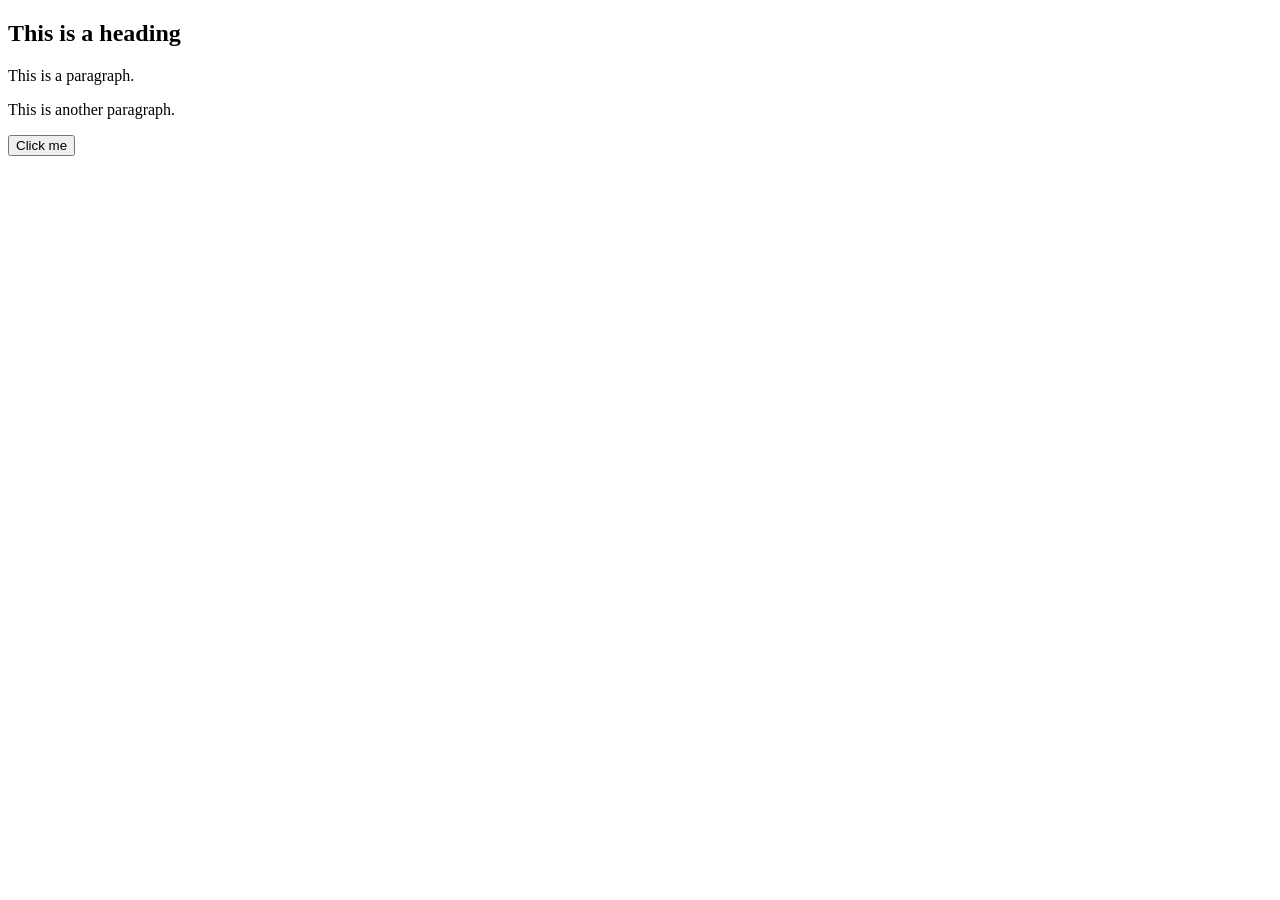
<file: src/main/resources/static/index.html>
<!DOCTYPE html>
<html xmlns:th="http://www.thymeleaf.org">
<head>
    <title>Home Page</title>
    <script src="https://code.jquery.com/jquery-3.7.1.js" integrity="sha256-eKhayi8LEQwp4NKxN+CfCh+3qOVUtJn3QNZ0TciWLP4=" crossorigin="anonymous"></script>
    <script>
        $(document).ready(function(){
          $("button").click();
          $("button").click(function(){
            $("#test").hide();
          });
        });
    </script>
</head>

<body>

<h2>This is a heading</h2>

<p>This is a paragraph.</p>
<p id="test">This is another paragraph.</p>

<button>Click me</button>

</body>
</html>
</file>
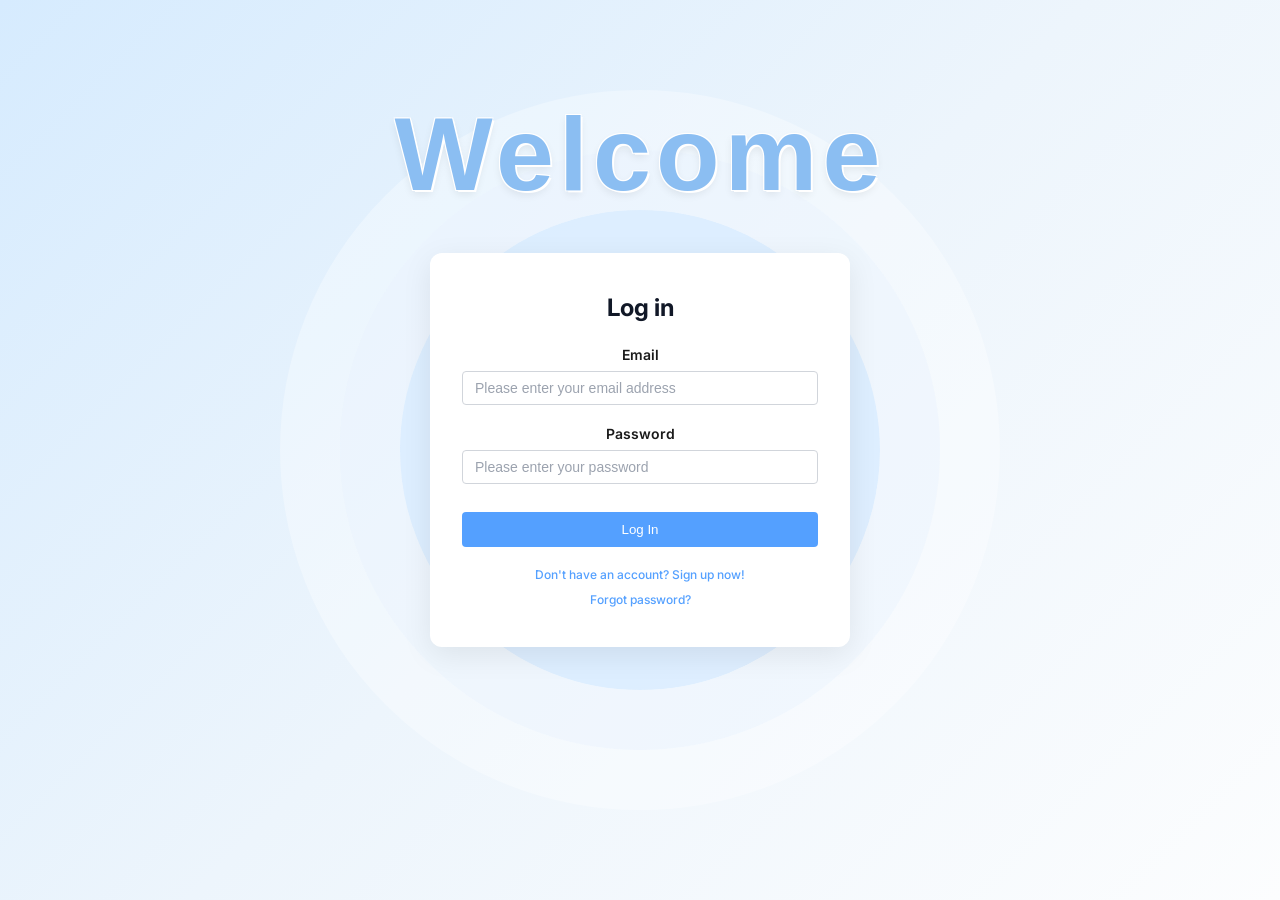
<file: src/main/resources/static/admin.html>
<!DOCTYPE html>
<html lang="en">
<head>
    <meta charset="UTF-8" />
    <meta name="viewport" content="width=device-width, initial-scale=1.0"/>
    <title>Admin Dashboard | SAS</title>
    <link rel="stylesheet" href="https://cdn.jsdelivr.net/npm/bootstrap@5.3.0/dist/css/bootstrap.min.css">
    <link rel="stylesheet" href="https://cdn.jsdelivr.net/npm/bootstrap-icons@1.11.0/font/bootstrap-icons.css">
    <link href="https://fonts.googleapis.com/css2?family=Plus+Jakarta+Sans:wght@400;500;600;700;800&display=swap" rel="stylesheet">
    <link rel="stylesheet" href="css/admin.css">
</head>
<body>
<div class="admin-container">

    <div class="sidebar" id="sidebar">
        <button id="toggle-sidebar" class="btn-toggle-custom" title="Toggle Sidebar"><i class="bi bi-chevron-left"></i></button>
        <div class="logo-area"><div class="logo-text"><i class="bi bi-shield-lock me-2"></i> <span>SAS Admin</span></div></div>

        <div class="nav-item mt-3">
            <button class="nav-btn expanded" id="btnSpecialistMgmt">
                <span class="icon"><i class="bi bi-people"></i></span>
                <span class="nav-text">Specialist Management</span>
                <span class="arrow"><i class="bi bi-chevron-left"></i></span>
            </button>
            <div class="submenu open" id="subSpecialistMgmt">
                <div class="submenu-item menu-clickable active" data-target="pageSpecialistStatus">Specialist Status Adjustment</div>
                <div class="submenu-item menu-clickable" data-target="pageSpecialistApproval">Specialist Information Approval</div>
            </div>
        </div>

        <div class="nav-item">
            <button class="nav-btn expanded" id="btnReview">
                <span class="icon"><i class="bi bi-card-checklist"></i></span>
                <span class="nav-text">Content Review</span>
                <span class="arrow"><i class="bi bi-chevron-left"></i></span>
            </button>
            <div class="submenu open" id="subReview">
                <div class="submenu-item menu-clickable" data-target="pageSpecialistReview" onclick="showReviewPage(event)">Specialist Information Review</div>
                <div class="submenu-item menu-clickable" data-target="pageEmpty">Community Post Review</div>
            </div>
        </div>

        <div class="nav-item">
            <button class="nav-btn menu-clickable" data-target="pageExpertise">
                <span class="icon"><i class="bi bi-award"></i></span>
                <span class="nav-text">Expertise Management</span>
            </button>
        </div>

        <div class="nav-item">
            <button class="nav-btn menu-clickable" data-target="pageReport">
                <span class="icon"><i class="bi bi-flag"></i></span>
                <span class="nav-text">Report</span>
            </button>
        </div>

        <div class="nav-item">
            <button class="nav-btn menu-clickable" data-target="pageEmpty">
                <span class="icon"><i class="bi bi-journal-code"></i></span>
                <span class="nav-text">System Log</span>
            </button>
        </div>
    </div>

    <div class="main-content" id="main-content">
        <div class="top-header">
            <div class="top-header-title">Admin Dashboard</div>
            <div class="user-profile">
                <div class="user-info"><div class="user-name">Dream</div><div class="user-role">Administrator</div></div>
                <img src="images/Xiaoxu.png" class="user-avatar" style="border-radius: 50%; object-fit: cover; width: 40px; height: 40px;">
                <div class="dropdown-menu">
                    <a href="#" class="dropdown-item"><i class="bi bi-person"></i> Personal Account</a>
                    <div class="dropdown-divider"></div>
                    <a href="login.html" class="dropdown-item text-danger" onclick="localStorage.clear();"><i class="bi bi-box-arrow-right"></i> Log out</a>
                </div>
            </div>
        </div>

        <div class="content-area">

            <div id="pageSpecialistStatus" class="admin-page specialist-page" style="display:block;">
                <div class="title">Specialist Status Adjustment</div>
                <div class="subtitle">Search, manage accounts, suspend or activate existing specialist profiles.</div>

                <div class="d-flex align-items-center gap-3 mb-4">
                    <div class="position-relative flex-grow-1">
                        <i class="bi bi-search position-absolute top-50 translate-middle-y text-muted" style="left: 20px; font-size: 1.1rem;"></i>
                        <input type="text" id="search-keyword" class="form-control form-control-lg rounded-pill shadow-sm" style="padding-left: 50px; border: 1px solid var(--border-color); font-size: 1rem;" placeholder="Search specialists by keyword...">
                    </div>
                    <button class="btn btn-primary rounded-pill px-5 fw-bold shadow-sm" style="background-color: var(--brand); height: 48px;" onclick="loadExistingSpecialists()">Search</button>
                </div>

                <div id="existing-list-body">
                    <div style="text-align: center; color: #94a3b8; padding: 40px;">Loading specialists...</div>
                </div>
            </div>

            <div id="pageSpecialistApproval" class="admin-page review-page" style="display:none;">
                <div class="title">Specialist Information Approval</div>
                <div class="subtitle">Applications awaiting administrator approval to join the platform.</div>
                <table class="review-table">
                    <thead>
                    <tr><th><input type="checkbox"></th><th>ID</th><th>Real Name</th><th>Domain</th><th>Hourly Fee</th><th>Action</th></tr>
                    </thead>
                    <tbody id="pending-list-body">
                    <tr><td colspan="6" style="text-align: center; color: #94a3b8; padding: 30px;">Loading...</td></tr>
                    </tbody>
                </table>
            </div>

            <div id="pageSpecialistReview" class="admin-page review-page" style="display:none;">
                <div class="title">Pending Profile Updates</div>
                <div class="subtitle">Review and approve profile modifications submitted by active specialists.</div>

                <table class="review-table" style="width: 100%; border-collapse: collapse; margin-top: 15px; background: white; border-radius: 8px; overflow: hidden; box-shadow: 0 1px 3px rgba(0,0,0,0.1); margin-bottom: 40px;">
                    <thead style="background-color: #f8fafc; color: #64748b; text-align: left; font-size: 0.875rem;">
                    <tr><th style="padding: 15px 20px;">Specialist Name</th><th style="padding: 15px 20px;">Requested Category</th><th style="padding: 15px 20px;">Requested Fee (Yuan)</th><th style="padding: 15px 20px; text-align: center;">Action</th></tr>
                    </thead>
                    <tbody id="update-review-list-body"></tbody>
                </table>


            </div>

            <div id="pageExpertise" class="admin-page" style="display:none;">
                <div class="title mb-1">Expertise Management</div>
                <div class="subtitle mb-4">Manage professional domains, tags, and category hierarchies.</div>

                <div class="bg-white rounded-4 p-4 shadow-sm border mb-4">
                    <div class="row g-3 align-items-end">
                        <div class="col-md-4">
                            <label class="form-label fw-bold text-dark mb-2" style="font-size: 14px;">Expertise Name</label>
                            <input type="text" id="new-exp-name" class="form-control shadow-none" style="border: 1px solid var(--border-color); border-radius: 8px; padding: 12px 16px; font-size: 14px;" placeholder="e.g. Artificial Intelligence">
                        </div>
                        <div class="col-md-6">
                            <label class="form-label fw-bold text-dark mb-2" style="font-size: 14px;">Description</label>
                            <input type="text" id="new-exp-desc" class="form-control shadow-none" style="border: 1px solid var(--border-color); border-radius: 8px; padding: 12px 16px; font-size: 14px;" placeholder="e.g. AI technology consulting services">
                        </div>
                        <div class="col-md-2">
                            <button class="btn btn-primary w-100 fw-bold shadow-sm" style="background-color: var(--brand); border-radius: 8px; padding: 12px 16px; font-size: 14px;" onclick="addExpertise()">+ Add Category</button>
                        </div>
                    </div>
                </div>

                <div class="bg-white rounded-4 p-4 shadow-sm border">
                    <table class="table table-borderless custom-table mb-0" style="width: 100%;">
                        <thead>
                        <tr><th width="10%">ID</th><th width="25%">NAME</th><th width="45%">DESCRIPTION</th><th width="20%" class="text-end">ACTION</th></tr>
                        </thead>
                        <tbody id="expertise-table-body">
                        <tr><td colspan="4" class="text-center text-muted py-5">Loading...</td></tr>
                        </tbody>
                    </table>
                </div>
            </div>

            <div id="pageReport" class="admin-page specialist-page" style="display:none;">
                <div class="d-flex justify-content-between align-items-center mb-4">
                    <div>
                        <div class="title mb-1">Report Management</div>
                        <div class="subtitle mb-0">Review user complaints, dismiss false reports, or ban violating specialists.</div>
                    </div>
                    <div class="btn-group bg-light p-1 rounded-pill shadow-sm" id="complaint-tabs">
                        <button class="btn btn-sm btn-primary text-white rounded-pill px-4 fw-bold" onclick="toggleComplaintTab('pending', this)">Pending</button>
                        <button class="btn btn-sm text-muted rounded-pill px-4 fw-bold" onclick="toggleComplaintTab('all', this)">All Records</button>
                    </div>
                </div>
                <div id="complaints-list-container"></div>
            </div>

            <div id="pageEmpty" class="admin-page empty-page" style="display:none; flex-direction:column; align-items:center; justify-content:center; min-height: 50vh;">
                <i class="bi bi-tools" style="font-size: 3rem; color: #cbd5e1; margin-bottom: 16px;"></i>
                <h3 style="color:#64748b;">Module Under Construction</h3>
                <p class="text-muted">This feature will be available in the next update.</p>
            </div>

        </div>
    </div>
</div>

<div id="modalOverlay" style="display: none; position: fixed; top: 0; left: 0; width: 100%; height: 100%; background: rgba(0,0,0,0.6); z-index: 9999; justify-content: center; align-items: center;">
    <div style="width: 650px; background: white; border-radius: 12px; padding: 24px; max-height: 90vh; overflow-y: auto; box-shadow: 0 10px 25px rgba(0,0,0,0.2); position: relative;">

        <div style="border-bottom: 1px solid #e2e8f0; padding-bottom: 15px; margin-bottom: 15px; display: flex; justify-content: space-between; align-items: center;">
            <h2 style="margin:0; font-size:1.5rem; color:#1e293b; font-weight: 800;"><i class="bi bi-file-diff me-2"></i> Modification Details</h2>
            <button onclick="closeAdminModal()" style="background: none; border: none; font-size: 1.8rem; cursor: pointer; color: #94a3b8; line-height: 1;">&times;</button>
        </div>

        <div id="modal-content" style="color:#64748b; font-size: 1rem;"></div>

        <div style="text-align: right; margin-top: 20px; border-top: 1px solid #e2e8f0; padding-top: 15px;">
            <button onclick="closeAdminModal()" style="background: #3b82f6; color: white; border: none; padding: 8px 24px; border-radius: 999px; font-weight: bold; cursor: pointer;">Close</button>
        </div>

    </div>
</div>


<script src="https://code.jquery.com/jquery-3.7.1.min.js"></script>
<script src="js/common.js"></script>
<script src="js/admin.js"></script>

</body>
</html>
</file>
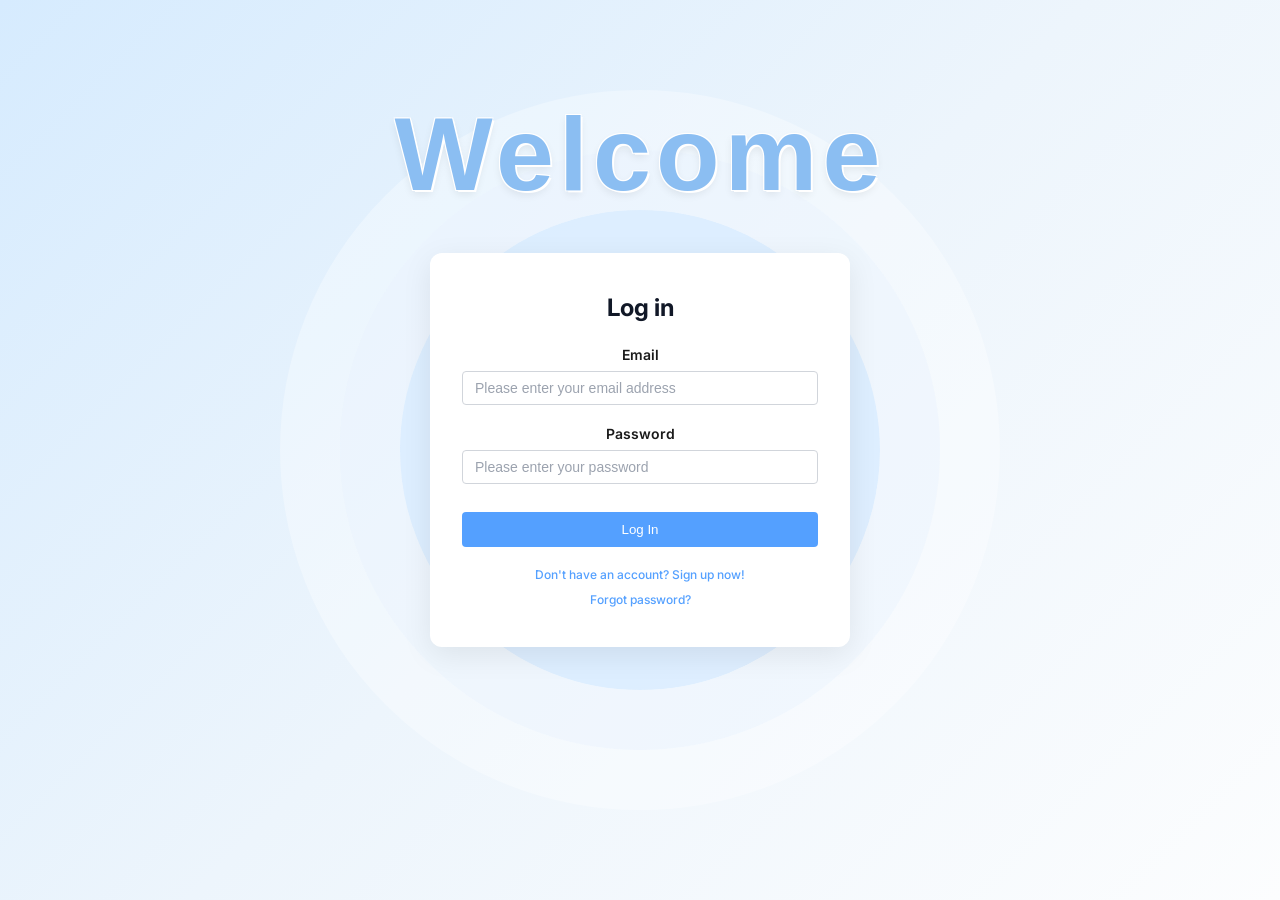
<file: src/main/resources/static/booking.html>
<!DOCTYPE html>
<html lang="en">
<head>
    <meta charset="UTF-8">
    <meta name="viewport" content="width=device-width, initial-scale=1.0">
    <title>ExpertConnect | Specialist Booking</title>

    <link href="https://cdn.jsdelivr.net/npm/bootstrap@5.3.0/dist/css/bootstrap.min.css" rel="stylesheet">
    <link rel="stylesheet" href="https://cdn.jsdelivr.net/npm/bootstrap-icons@1.11.0/font/bootstrap-icons.css">
    <link href="https://fonts.googleapis.com/css2?family=Plus+Jakarta+Sans:wght@400;600;700;800&display=swap" rel="stylesheet">
    <link rel="stylesheet" href="css/booking.css">
</head>
<body>

<nav class="navbar sticky-top">
    <div class="container">
        <a class="navbar-brand fw-800 d-flex align-items-center" href="javascript:void(0)" onclick="showPage('list-page')" style="color: var(--brand); font-size: 1.75rem; letter-spacing: 0.5px;">
            <i class="bi bi-intersect me-2" style="font-size: 2rem; margin-top: -2px;"></i>SAS
        </a>
        <div class="d-flex align-items-center gap-2">
            <button class="btn btn-outline-primary btn-sm rounded-pill px-3 fw-bold" onclick="handleProtectedView('user-orders-page')">My Bookings</button>
            <button class="btn btn-outline-join btn-sm rounded-pill px-3" onclick="showJoinUs()">Join Us</button>
            <button class="btn btn-outline-dark btn-sm rounded-pill px-3 fw-bold" onclick="showPage('list-page')">Expert Hall</button>

            <div class="user-profile-dropdown ms-2">
                <div class="profile-trigger d-flex align-items-center gap-2">
                    <span class="fw-bold small d-none d-md-block" id="current-user-display" style="color: var(--dark);">User</span>
                    <img id="nav-user-avatar" src="images/carrot.png" class="header-avatar">
                </div>
                <div class="dropdown-menu-custom">
                    <a href="javascript:void(0)" class="dropdown-item-custom" onclick="openChangePasswordModal()">
                        <i class="bi bi-key"></i> Change Password
                    </a>
                    <hr class="my-2 opacity-50">
                    <a href="javascript:void(0)" class="dropdown-item-custom text-danger" onclick="logout()">
                        <i class="bi bi-box-arrow-right"></i> Logout
                    </a>
                </div>
            </div>
        </div>
    </div>
</nav>

<div class="content-wrapper">
    <div id="list-page" class="page-view page-active">
        <div class="container">
            <div class="row g-5">
                <aside class="col-lg-3">
                    <div class="p-4 bg-white rounded-5 border shadow-sm position-sticky" style="top: 100px;">
                        <span class="fw-bold d-block mb-4 fs-5"><i class="bi bi-funnel-fill me-2 text-primary"></i>Quick Filter</span>

                        <div class="mb-3">
                            <label class="form-label small fw-bold text-muted text-uppercase">Keyword</label>
                            <input type="text" id="search-input" class="form-control rounded-4 bg-light border-0 p-3 shadow-none" placeholder="Search by name..." onkeypress="if(event.keyCode==13) handleSearch()">
                        </div>

                        <div class="mb-3">
                            <label class="form-label small fw-bold text-muted text-uppercase">Category</label>
                            <select id="search-category" class="form-select rounded-4 bg-light border-0 p-3 shadow-none fw-bold text-secondary">
                                <option value="">All Categories</option>
                            </select>
                        </div>

                        <div class="mb-4">
                            <label class="form-label small fw-bold text-muted text-uppercase">Expert Level</label>
                            <select id="search-level" class="form-select rounded-4 bg-light border-0 p-3 shadow-none fw-bold text-secondary">
                                <option value="">All Levels</option>
                            </select>
                        </div>

                        <button class="btn btn-primary w-100 rounded-pill py-3 fw-bold shadow-sm" onclick="handleSearch()">Search & Filter</button>
                    </div>
                </aside>
                <main class="col-lg-9">
                    <h1 class="fw-800 display-5 mb-5">Top Specialists</h1>
                    <div class="row g-4" id="expert-grid"></div>
                </main>
            </div>
        </div>
    </div>

    <div id="profile-page" class="page-view">
        <div class="container">
            <button class="btn rounded-pill mb-4 px-4 fw-bold shadow-sm" style="background-color: var(--brand-light); color: var(--brand); border: 2px solid var(--brand);" onclick="showPage('list-page')">
                <i class="bi bi-arrow-left"></i> Back to Search
            </button>
            <div class="row g-5">
                <div class="col-lg-8">
                    <div class="bg-white p-5 rounded-5 border shadow-sm mb-4">
                        <div class="d-flex align-items-center gap-4 mb-4">
                            <img id="pAvatar" src="" class="rounded-circle shadow-sm" width="120" height="120" style="object-fit: cover; border: 4px solid #f8f9fa;">
                            <div>
                                <span class="badge bg-primary-subtle text-primary rounded-pill px-3 py-2 mb-2 fw-bold" id="pLevel">--</span>
                                <h1 class="fw-800 display-5 mb-1" id="pName">--</h1>
                                <h4 class="text-muted fw-bold mb-0" id="pExpertise">--</h4>
                            </div>
                        </div>
                        <hr class="my-4">
                        <h4 class="fw-800 mb-3">About Me</h4>
                        <p class="text-muted mb-4" style="line-height: 1.8; font-size: 1.1rem;" id="pBio">Loading...</p>
                    </div>
                </div>
                <div class="col-lg-4">
                    <div class="bg-white p-4 rounded-5 border shadow-sm position-sticky" style="top: 100px;">
                        <h4 class="fw-800 mb-2">Consultation Fee</h4>
                        <div class="d-flex align-baseline mb-4">
                            <h2 class="fw-900 text-primary mb-0 me-1" id="pRate">$0</h2>
                            <span class="text-muted fw-bold"></span>
                        </div>
                        <button class="btn btn-dark w-100 rounded-pill py-3 fw-bold fs-5 shadow-sm" onclick="goToCalendar()">
                            Secure Booking
                        </button>
                    </div>
                </div>
            </div>
        </div>
    </div>

    <div id="calendar-page" class="page-view">
        <div class="container text-center">
            <button class="btn btn-outline-primary fw-bolder rounded-pill px-4 py-2 shadow-sm mb-4 mt-2"
                    onclick="showPage('profile-page')"
                    style="transition: all 0.3s cubic-bezier(0.175, 0.885, 0.32, 1.275);">
                <i class="bi bi-arrow-left-circle-fill me-2 fs-5 align-middle"></i>
                <span class="align-middle" style="letter-spacing: 0.5px;">BACK TO BIO</span>
            </button>
            <div class="calendar-card shadow-sm p-4 bg-white rounded-5 border">
                <h4 class="fw-800 mb-4">Select Date</h4>
                <div class="calendar-grid" id="calendar-body"></div>
            </div>
        </div>
    </div>

    <div id="timeslot-page" class="page-view">
        <div class="container text-center">
            <button class="btn btn-outline-primary fw-bolder rounded-pill px-4 py-2 shadow-sm mb-4 mt-2"
                    onclick="showPage('calendar-page')"
                    style="transition: all 0.3s cubic-bezier(0.175, 0.885, 0.32, 1.275);">
                <i class="bi bi-arrow-left-circle-fill me-2 fs-5 align-middle"></i>
                <span class="align-middle" style="letter-spacing: 0.5px;">BACK TO CALENDAR</span>
            </button>
            <h2 class="fw-800 mb-5">Slots for <span id="display-date" class="text-primary">--</span></h2>
            <div class="time-grid" id="slot-list"></div>
            <button class="btn btn-dark rounded-pill px-5 py-3 mt-5 fw-bold" id="confirm-btn" style="display:none;">Confirm Reservation</button>
        </div>
    </div>

    <div id="user-orders-page" class="page-view">
        <div class="container">
            <h2 class="fw-800 mb-5">My Booking History</h2>
            <div id="orders-list"></div>
        </div>
    </div>
</div>

<div class="modal fade" id="customerConfirmModal" tabindex="-1" data-bs-backdrop="static">
    <div class="modal-dialog modal-dialog-centered">
        <div class="modal-content rounded-4 border-0 p-4 shadow-lg" style="background: #ffffff; box-shadow: 0 25px 50px rgba(0,98,255,0.1) !important;">

            <div class="d-flex justify-content-between align-items-center mb-4 pb-3 border-bottom">
                <h4 class="fw-800 text-primary mb-0">Appointment Details</h4>
                <button type="button" class="btn btn-light btn-sm rounded-circle px-2" data-bs-dismiss="modal" title="Back">
                    <i class="bi bi-x-lg"></i>
                </button>
            </div>

            <div class="d-flex align-items-center gap-4 mb-4">
                <img id="confirm-avatar" src="" width="80" height="80" class="rounded-4 shadow-sm" style="object-fit: cover;">
                <div>
                    <h6 class="fw-bold mb-2">Specialist Name: <span id="confirm-spec-name" class="text-dark fw-900"></span></h6>
                    <small class="text-muted d-block mb-1">Profession: <span id="confirm-spec-prof" class="text-dark fw-bold"></span></small>
                    <small class="text-muted d-block mb-1">Date: <span id="confirm-date" class="text-dark fw-bold"></span></small>
                    <small class="text-muted d-block">Time: <span id="confirm-time" class="text-dark fw-bold"></span></small>
                </div>
            </div>

            <div class="form-floating mb-4">
                <textarea class="form-control bg-light border-0 rounded-3" id="booking-notes" style="height: 80px" placeholder="Leave a note..."></textarea>
                <label class="text-muted"><i class="bi bi-pencil-square me-1"></i>Notes for the specialist</label>
            </div>

            <div class="d-flex justify-content-between align-items-end mt-2 pt-3 border-top">
                <div>
                    <div class="text-muted small mb-1">Consulting fee (/hour): <span id="confirm-fee-rate"></span></div>
                    <div class="text-danger">
                        <span class="fw-bold small">Payment Amount: </span>
                        <span class="fw-900 fs-5" id="confirm-total-fee"></span>
                    </div>
                </div>
                <button class="btn text-white rounded-pill px-4 py-2 fw-bold shadow-sm" id="final-submit-booking-btn" style="background-color: #f97316; border: none;">
                    Confirm Booking
                </button>
            </div>

        </div>
    </div>
</div>



<div class="modal fade" id="reportModal" tabindex="-1">
    <div class="modal-dialog modal-dialog-centered">
        <div class="modal-content rounded-4 border-0 p-4 shadow-lg">
            <div class="d-flex justify-content-between align-items-center mb-4 pb-2 border-bottom">
                <h4 class="fw-800 text-danger mb-0"><i class="bi bi-shield-exclamation me-2"></i>Report Specialist</h4>
                <button type="button" class="btn-close" data-bs-dismiss="modal"></button>
            </div>

            <div class="bg-light p-3 rounded-3 mb-4">
                <p class="mb-1 small text-muted">Order ID: <span id="report-order-id" class="text-dark fw-bold">#--</span></p>
                <p class="mb-0 small text-muted">Specialist: <span id="report-spec-name" class="text-dark fw-bold">--</span></p>
            </div>

            <div class="mb-4">
                <label class="form-label fw-bold small text-muted"><i class="bi bi-pencil-square me-1"></i>Reason for reporting</label>
                <textarea class="form-control border-0 bg-light rounded-3" id="report-reason" rows="4" placeholder="Please describe the issue in detail..."></textarea>
            </div>

            <div class="d-flex gap-3">
                <button class="btn btn-light flex-grow-1 rounded-pill fw-bold" data-bs-dismiss="modal">Cancel</button>
                <button class="btn btn-danger flex-grow-1 rounded-pill fw-bold shadow-sm" id="submit-report-btn" onclick="submitFinalReport()">
                    Submit Report
                </button>
            </div>
        </div>
    </div>
</div>

<!-- Order Detail Modal -->
<div class="modal fade" id="orderDetailModal" tabindex="-1">
    <div class="modal-dialog modal-dialog-centered">
        <div class="modal-content rounded-4 border-0 p-4 shadow-lg">

            <!-- Modal Header -->
            <div class="d-flex justify-content-between align-items-center mb-4 pb-2 border-bottom">
                <h4 class="fw-800 text-primary mb-0"><i class="bi bi-receipt me-2"></i>Order Details</h4>
                <button type="button" class="btn-close" data-bs-dismiss="modal"></button>
            </div>

            <!-- Order ID and Status -->
            <div class="d-flex justify-content-between align-items-center mb-3">
                <span class="text-muted small">Order ID: <span id="detail-order-id" class="text-dark fw-bold"></span></span>
                <span id="detail-status" class="badge rounded-pill px-3 py-2 fw-bold shadow-sm"></span>
            </div>

            <!-- Specialist Info Card -->
            <div class="bg-light p-3 rounded-3 mb-4 d-flex align-items-center gap-3 border">
                <img id="detail-avatar" src="" width="60" height="60" class="rounded-circle shadow-sm" style="object-fit: cover; border: 2px solid #0d6efd;">
                <div>
                    <h6 id="detail-spec-name" class="fw-800 mb-1 text-dark">--</h6>
                    <div id="detail-spec-prof" class="text-muted small">Expert Service</div>
                </div>
            </div>

            <!-- Time and Fee Details -->
            <div class="mb-4 px-2">
                <div class="d-flex justify-content-between mb-2 small">
                    <span class="text-muted"><i class="bi bi-calendar-event me-2"></i>Date</span>
                    <span id="detail-date" class="fw-bold text-dark">--</span>
                </div>
                <div class="d-flex justify-content-between mb-2 small">
                    <span class="text-muted"><i class="bi bi-clock me-2"></i>Time</span>
                    <span id="detail-time" class="fw-bold text-dark">--</span>
                </div>
                <div class="d-flex justify-content-between pt-3 mt-3 border-top">
                    <span class="text-muted fw-bold">Total Fee</span>
                    <span id="detail-total-fee" class="fw-900 text-primary fs-5">--</span>
                </div>
            </div>

            <!-- User Notes -->
            <div class="mb-4">
                <label class="form-label fw-bold small text-muted"><i class="bi bi-chat-left-text me-1"></i>Your Notes</label>
                <div id="detail-notes" class="p-3 bg-light rounded-3 text-secondary small fst-italic border" style="min-height: 80px;"></div>
            </div>

            <!-- Footer Close Button -->
            <button class="btn btn-dark w-100 rounded-pill py-3 fw-bold shadow-sm" data-bs-dismiss="modal">Close</button>
        </div>
    </div>
</div>

<script src="https://code.jquery.com/jquery-3.7.1.min.js"></script>
<script src="https://cdn.jsdelivr.net/npm/bootstrap@5.3.0/dist/js/bootstrap.bundle.min.js"></script>
<script src="js/common.js"></script>
<script src="js/booking.js"></script>

</body>
</html>
</file>
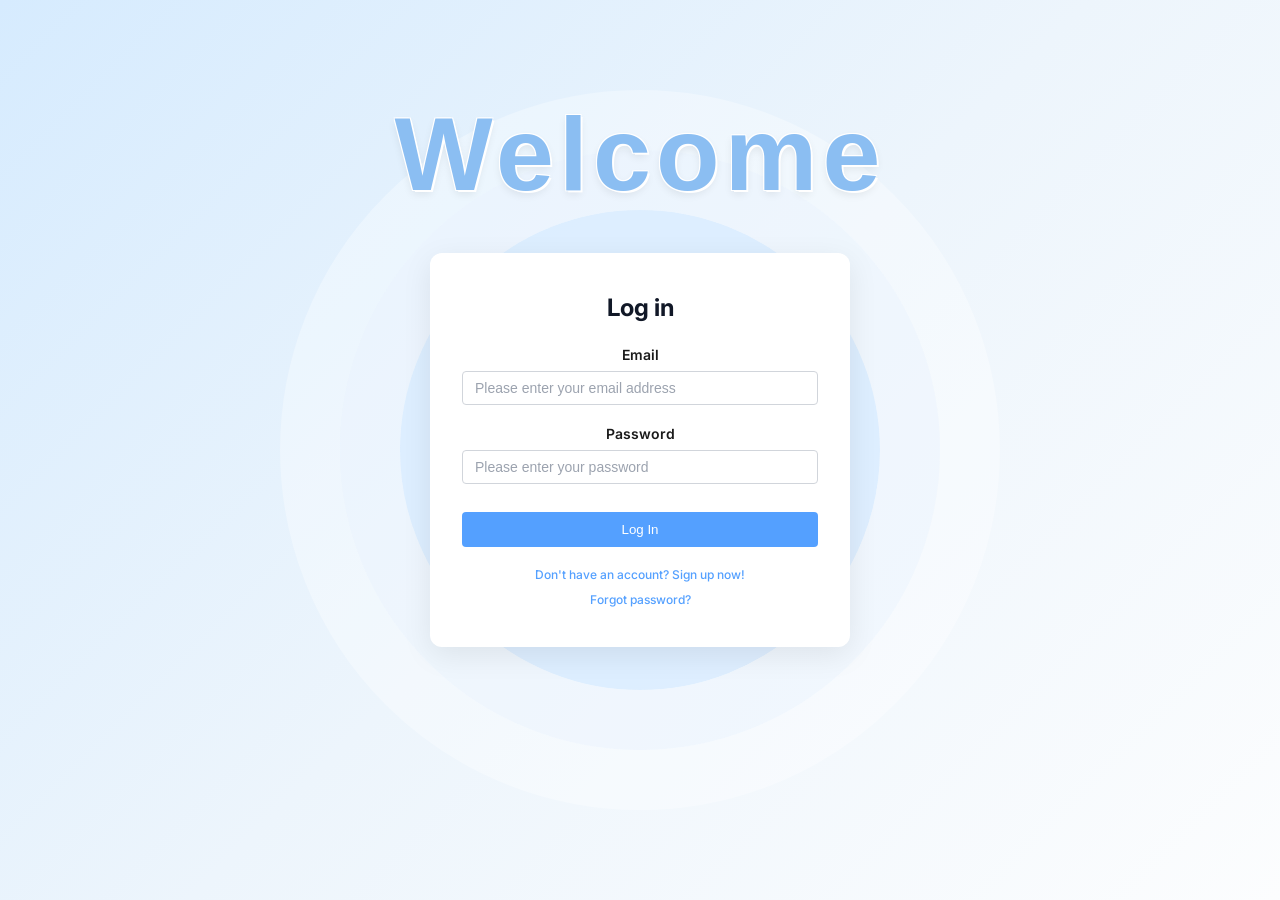
<file: src/main/resources/static/expert_apply.html>
<!DOCTYPE html>
<html lang="en">
<head>
    <meta charset="UTF-8">
    <meta name="viewport" content="width=device-width, initial-scale=1.0">
    <title>Expert Booking System - Expert Apply</title>
    <link href="https://fonts.googleapis.com/css2?family=Inter:wght@400;500;600;700&display=swap" rel="stylesheet">
    <link rel="stylesheet" href="css/common.css">
    <link rel="stylesheet" href="css/expert_apply.css">
</head>
<body style="background: white;">

<div id="app">
    <div class="expert-bg-frame"></div>

    <div class="expert-page-wrapper fade-in">
        <button id="go-back" class="back-btn"><span style="margin-right: 4px;">←</span> Back</button>

        <div class="expert-card">

            <h2 style="font-size: 1.25rem; font-weight: bold; color: #1f2937; margin-bottom: 1.5rem; padding-bottom: 1rem; border-bottom: 1px solid #f3f4f6;">Entry of specialist information</h2>

            <div id="status-banner" style="display: none; padding: 15px; border-radius: 8px; margin-bottom: 20px; font-weight: bold; font-size: 0.9rem;"></div>
            <form id="expertForm">
                <div class="form-group">
                    <label class="form-label-left">Name <span class="req-star">*</span></label>
                    <input type="text" id="exp-name" class="figma-input" placeholder="Please enter the name of the specialist." required>
                </div>

                <div class="form-group">
                    <label class="form-label-left">Profession field <span class="req-star">*</span></label>
                    <select id="exp-domain-select" class="figma-input" style="color: #6b7280; background: white;" required>
                        <option value="" disabled selected>Loading professional fields...</option>
                        <option value="other">Other (自定义新专业)...</option>
                    </select>
                    <input type="text" id="exp-domain-input" class="figma-input" style="display: none; margin-top: 0.5rem;" placeholder="Please specify your profession field">
                </div>
                <div class="form-group">
                    <label class="form-label-left">Experience/Level <span class="req-star">*</span></label>
                    <select id="exp-level" class="figma-input" style="color: #6b7280; background: white;" required>
                        <option value="" disabled selected>Please select your level.</option>
                        <option value="JUNIOR" style="color: #1f2937;">JUNIOR</option>
                        <option value="SENIOR" style="color: #1f2937;">SENIOR</option>
                        <option value="EXPERT" style="color: #1f2937;">EXPERT</option>
                    </select>
                </div>

                <div class="form-group">
                    <label class="form-label-left">Consulting fee (yuan/hour) <span class="req-star">*</span></label>
                    <input type="number" id="exp-fee" class="figma-input" placeholder="Please enter the consultation fee." required>
                </div>

                <div class="form-group">
                    <label class="form-label-left">Individual resume <span class="req-star">*</span></label>
                    <textarea id="exp-resume" rows="4" class="figma-input" style="resize: none;" placeholder="Please provide the personal profile of the expert..." required></textarea>
                </div>

                <div style="display: flex; justify-content: center; padding-top: 1.5rem;">
                    <button type="submit" id="applyBtn" class="submit-btn" style="width: auto; padding: 0.5rem 2rem;">
                        Come up for review
                    </button>
                </div>
            </form>
        </div>
    </div>
</div>

<script src="https://code.jquery.com/jquery-3.6.0.min.js"></script>
<script src="js/common.js"></script>
<script src="js/expert_apply.js"></script>
</body>
</html>
</file>
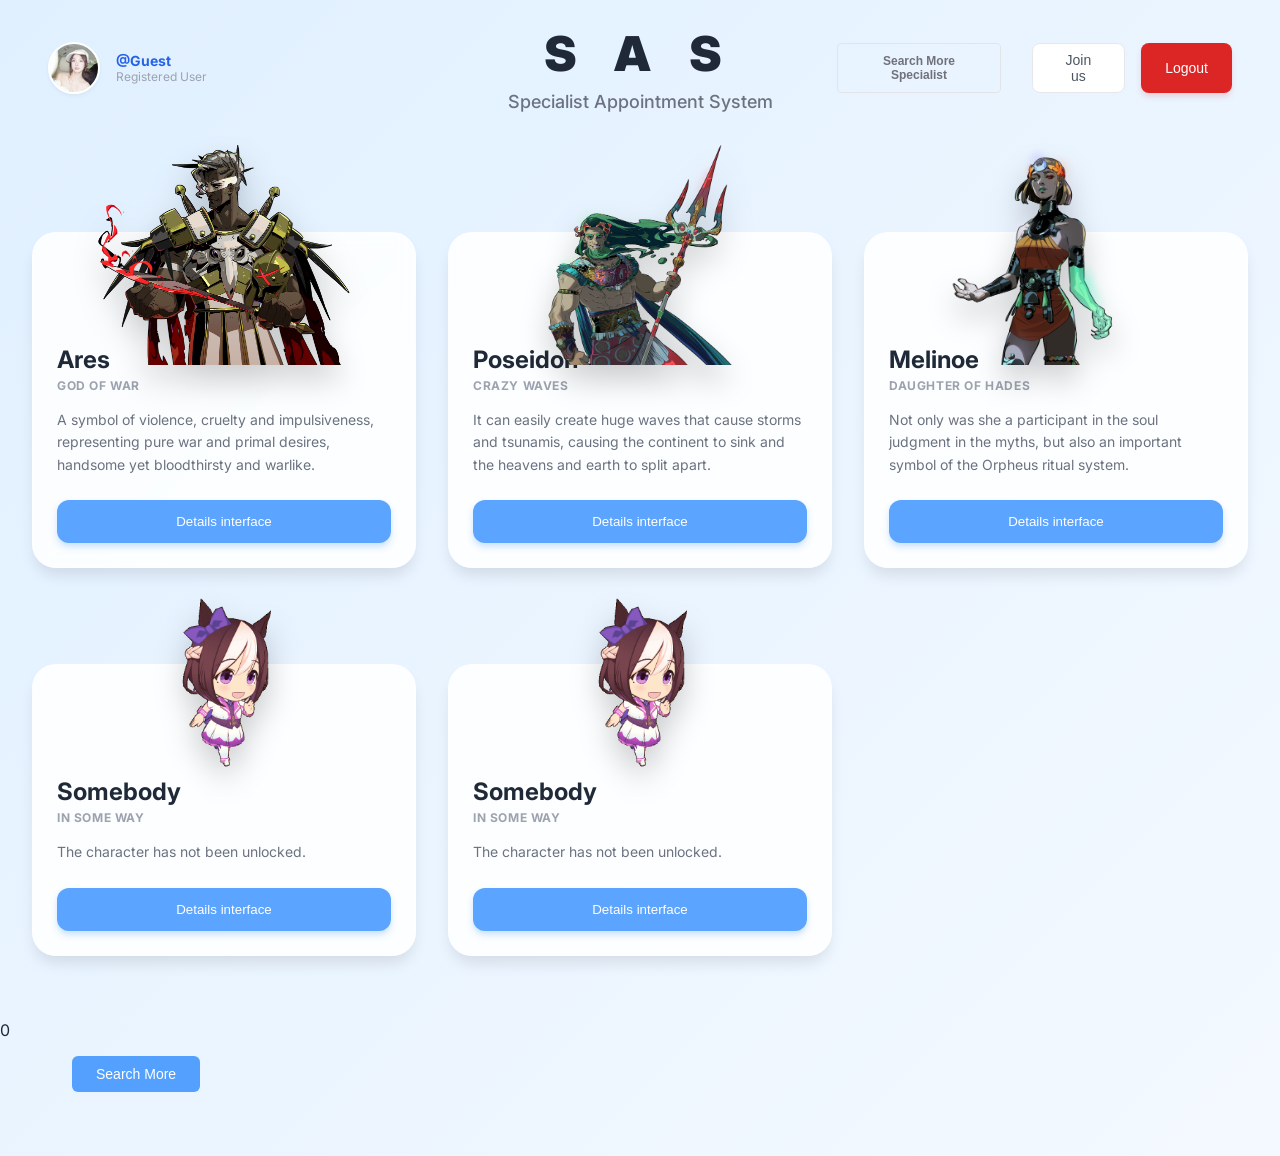
<file: src/main/resources/static/home.html>
<!DOCTYPE html>
<html lang="en">
<head>
    <meta charset="UTF-8">
    <meta name="viewport" content="width=device-width, initial-scale=1.0">
    <title>SAS - Specialist Appointment System</title>
    <link href="https://fonts.googleapis.com/css2?family=Inter:wght@400;500;700;900&display=swap" rel="stylesheet">
    <link rel="stylesheet" href="css/home.css">
</head>
<body>

<header class="header fade-in">
    <div class="user-info">
        <img src="images/Xiaodu.png" alt="Avatar" class="user-xiaodu" onerror="this.src='https://via.placeholder.com/150'">
        <div>
            <p id="user-email" class="user-email">@</p>
            <p class="user-role">Registered User</p>
        </div>
    </div>

    <div class="logo-container">
        <h1 class="logo-title">S A S</h1>
        <h2 class="logo-subtitle">Specialist Appointment System</h2>
    </div>

    <div class="header-actions">
        <button id="searchMoreTopBtn" class="btn-search-top">Search More Specialist</button>

        <button id="joinUsBtn" class="btn-join">Join us</button>
        <button id="logoutBtn" class="btn-logout">Logout</button>
    </div>
</header>

<main class="card-grid">

    <div class="character-card fade-in" style="animation-delay: 0.1s;">
        <img src="images/Ares.png" alt="Ares" class="character-img" onerror="this.src='https://via.placeholder.com/200x250?text=Ares'">
        <h3 class="card-name">Ares</h3>
        <p class="card-title">God of War</p>
        <p class="card-desc">
            A symbol of violence, cruelty and impulsiveness, representing pure war and primal desires, handsome yet bloodthirsty and warlike.
        </p>
        <button class="btn-details">Details interface</button>
    </div>

    <div class="character-card fade-in" style="animation-delay: 0.2s;">
        <img src="images/Poseidon.png" alt="Poseidon" class="character-img" onerror="this.src='https://via.placeholder.com/200x250?text=Poseidon'">
        <h3 class="card-name">Poseidon</h3>
        <p class="card-title">Crazy Waves</p>
        <p class="card-desc">
            It can easily create huge waves that cause storms and tsunamis, causing the continent to sink and the heavens and earth to split apart.
        </p>
        <button class="btn-details">Details interface</button>
    </div>

    <div class="character-card fade-in" style="animation-delay: 0.3s;">
        <img src="images/Melinoe.png" alt="Melinoe" class="character-img" onerror="this.src='https://via.placeholder.com/200x250?text=Melinoe'">
        <h3 class="card-name">Melinoe</h3>
        <p class="card-title">Daughter of Hades</p>
        <p class="card-desc">
            Not only was she a participant in the soul judgment in the myths, but also an important symbol of the Orpheus ritual system.
        </p>
        <button class="btn-details">Details interface</button>
    </div>

    <div class="character-card fade-in" style="animation-delay: 0.4s;">
        <img src="images/Somebody.gif" alt="Somebody" class="character-img" onerror="this.src='https://via.placeholder.com/150x200?text=Somebody'" style="height: 180px; top: -4.5rem;">
        <h3 class="card-name">Somebody</h3>
        <p class="card-title">In some way</p>
        <p class="card-desc">The character has not been unlocked.</p>
        <button class="btn-details">Details interface</button>
    </div>

    <div class="character-card fade-in" style="animation-delay: 0.5s;">
        <img src="images/Somebody.gif" alt="Somebody" class="character-img" onerror="this.src='https://via.placeholder.com/150x200?text=Somebody'" style="height: 180px; top: -4.5rem;">
        <h3 class="card-name">Somebody</h3>
        <p class="card-title">In some way</p>
        <p class="card-desc">The character has not been unlocked.</p>
        <button class="btn-details">Details interface</button>
    </div>


</main>0
<div class="bottom-actions fade-in">
    <button id="searchMoreBottomBtn" class="btn-search-bottom">Search More</button>
</div>

<script src="https://code.jquery.com/jquery-3.6.0.min.js"></script>
<script src="js/common.js"></script>
<script src="js/home.js"></script>
</body>
</html>
</file>
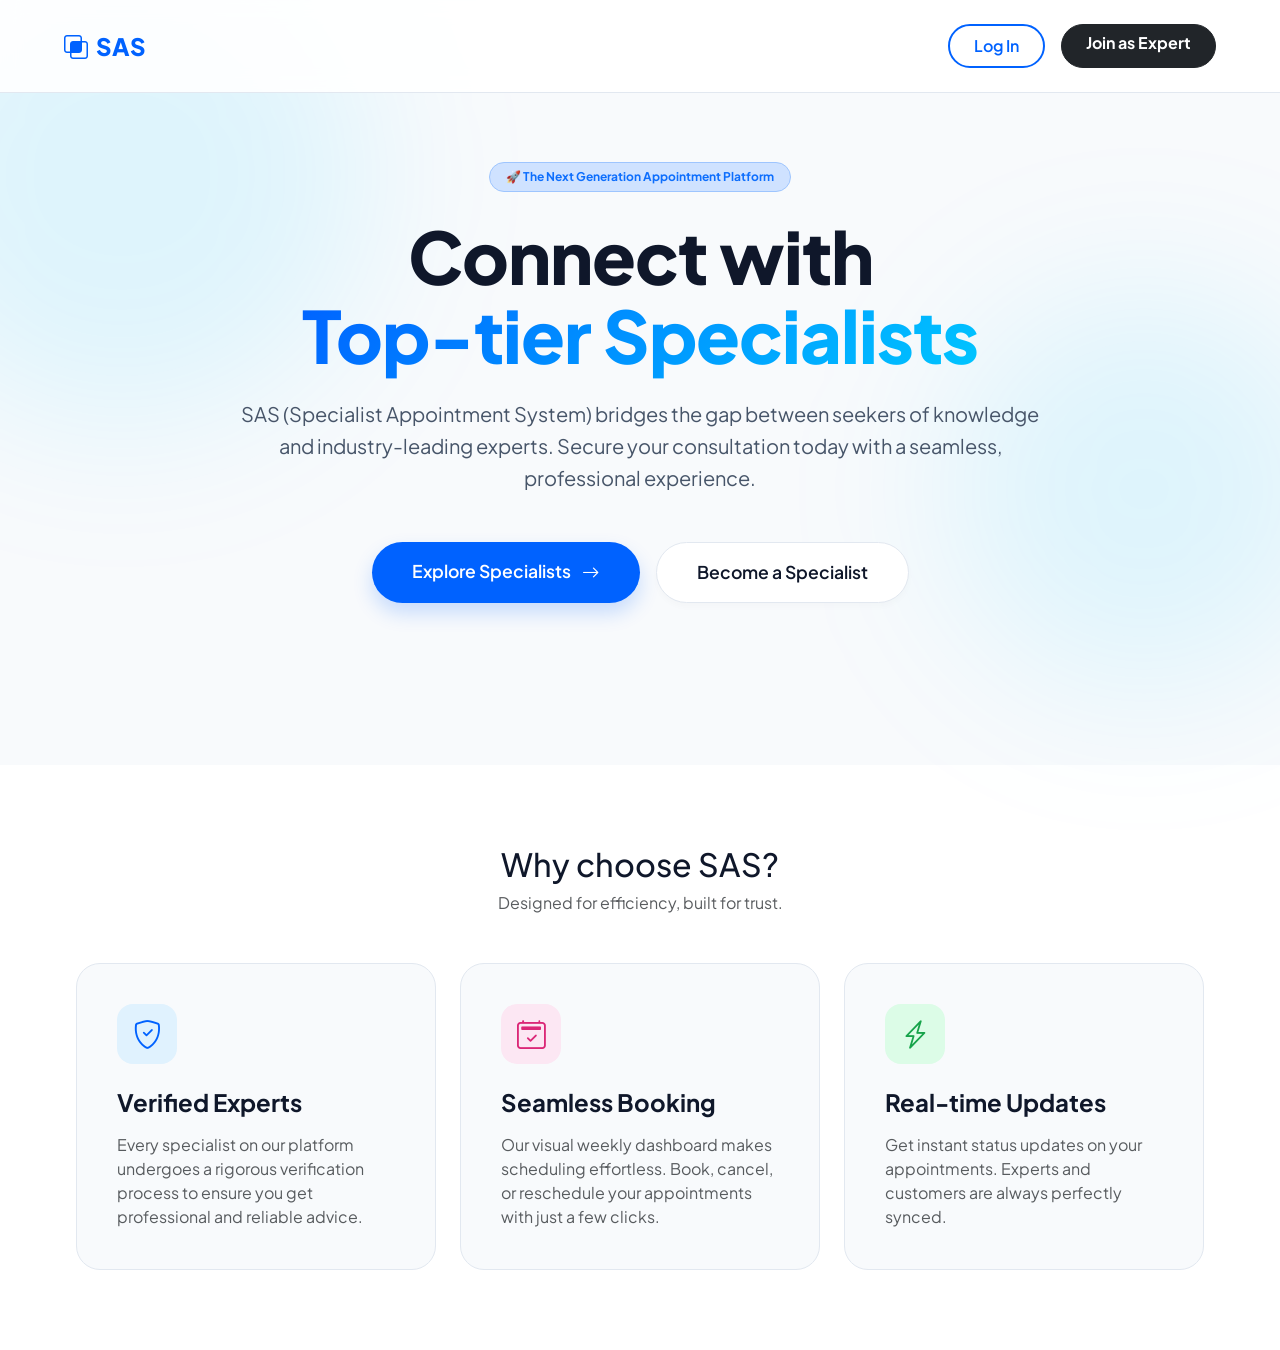
<file: src/main/resources/static/landingpage.html>
<!DOCTYPE html>
<html lang="en">
<head>
    <meta charset="UTF-8">
    <meta name="viewport" content="width=device-width, initial-scale=1.0">
    <title>SAS - Specialist Appointment System</title>

    <link href="https://cdn.jsdelivr.net/npm/bootstrap@5.3.0/dist/css/bootstrap.min.css" rel="stylesheet">
    <link rel="stylesheet" href="https://cdn.jsdelivr.net/npm/bootstrap-icons@1.11.0/font/bootstrap-icons.css">
    <link href="https://fonts.googleapis.com/css2?family=Plus+Jakarta+Sans:wght@400;500;600;800&display=swap" rel="stylesheet">

    <link rel="stylesheet" href="css/landingpage.css">
</head>
<body>

<nav class="navbar fixed-top d-flex justify-content-between align-items-center">
    <a href="#" class="nav-logo">
        <i class="bi bi-intersect"></i> SAS
    </a>
    <div class="d-flex gap-3">
        <a href="login.html" class="nav-btn-outline text-decoration-none">Log In</a>
        <a href="login.html" class="btn btn-dark rounded-pill px-4 fw-bold">Join as Expert</a>
    </div>
</nav>

<section class="hero-section">
    <div class="bg-shape-1"></div>
    <div class="bg-shape-2"></div>

    <div class="hero-content">
        <div class="badge bg-primary-subtle text-primary rounded-pill px-3 py-2 mb-4 fw-bold border border-primary-subtle">
            🚀 The Next Generation Appointment Platform
        </div>
        <h1 class="hero-title">
            Connect with <br> <span class="text-gradient">Top-tier Specialists</span>
        </h1>
        <p class="hero-subtitle">
            SAS (Specialist Appointment System) bridges the gap between seekers of knowledge and industry-leading experts. Secure your consultation today with a seamless, professional experience.
        </p>
        <div class="d-flex justify-content-center gap-3 flex-wrap">
            <a href="login.html" class="btn-primary-custom">
                Explore Specialists <i class="bi bi-arrow-right ms-2"></i>
            </a>
            <a href="login.html" class="btn-secondary-custom">
                Become a Specialist
            </a>
        </div>
    </div>
</section>

<section class="features-section">
    <div class="text-center mb-5">
        <h2 class="fw-800">Why choose SAS?</h2>
        <p class="text-muted">Designed for efficiency, built for trust.</p>
    </div>
    <div class="row g-4 max-w-1200 mx-auto">
        <div class="col-md-4">
            <div class="feature-card">
                <div class="icon-box"><i class="bi bi-shield-check"></i></div>
                <h4 class="fw-bold mb-3">Verified Experts</h4>
                <p class="text-muted mb-0">Every specialist on our platform undergoes a rigorous verification process to ensure you get professional and reliable advice.</p>
            </div>
        </div>
        <div class="col-md-4">
            <div class="feature-card">
                <div class="icon-box" style="background:#fce7f3; color:#db2777;"><i class="bi bi-calendar2-check"></i></div>
                <h4 class="fw-bold mb-3">Seamless Booking</h4>
                <p class="text-muted mb-0">Our visual weekly dashboard makes scheduling effortless. Book, cancel, or reschedule your appointments with just a few clicks.</p>
            </div>
        </div>
        <div class="col-md-4">
            <div class="feature-card">
                <div class="icon-box" style="background:#dcfce7; color:#16a34a;"><i class="bi bi-lightning-charge"></i></div>
                <h4 class="fw-bold mb-3">Real-time Updates</h4>
                <p class="text-muted mb-0">Get instant status updates on your appointments. Experts and customers are always perfectly synced.</p>
            </div>
        </div>
    </div>
</section>

<script src="https://code.jquery.com/jquery-3.7.1.min.js"></script>
<script src="js/common.js"></script>
<script src="js/landingpage.js"></script>
</body>
</html>
</file>
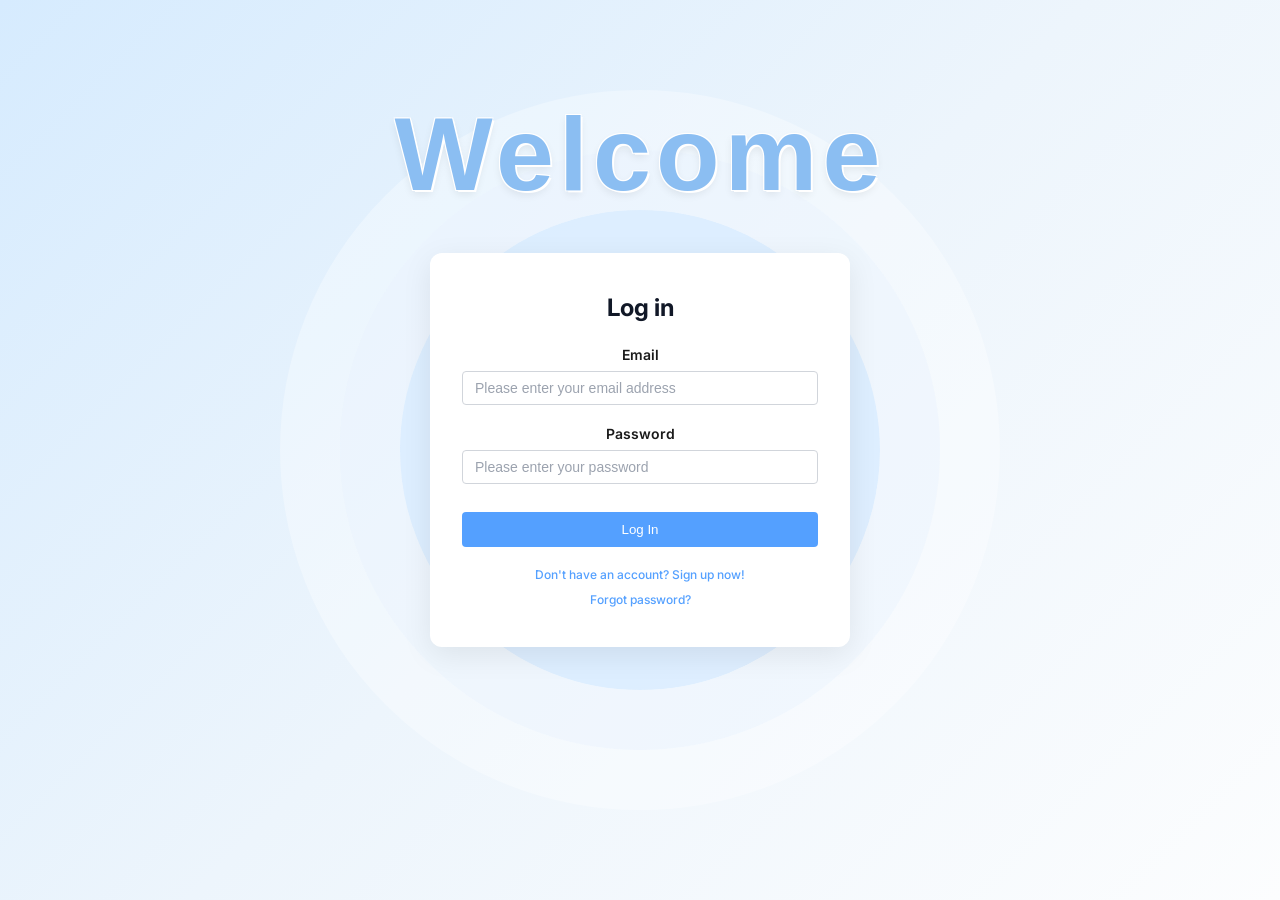
<file: src/main/resources/static/login.html>
<!DOCTYPE html>
<html lang="en">
<head>
    <meta charset="UTF-8">
    <meta name="viewport" content="width=device-width, initial-scale=1.0">
    <title>Expert Booking System - Log In</title>
    <link href="https://fonts.googleapis.com/css2?family=Inter:wght@400;500;600;700&display=swap" rel="stylesheet">
    <link rel="stylesheet" href="css/common.css">
    <style>

        .code-group {
            display: flex;
            gap: 10px;
            align-items: center;
        }
        .code-group input {
            flex: 1;
            min-width: 0;
        }
        .code-group button {
            width: auto;
            min-width: 100px;
            padding: 0 20px;
            margin-top: 0 !important;
        }

        .center-label {
            display: block;
            text-align: center;
            font-weight: 600;
            margin-bottom: 8px;
            color: #1a1a1a;
        }
    </style>
</head>
<body>

<div id="app">
    <div id="auth-bg">
        <div class="welcome-container">
            <h1 class="welcome-text">Welcome</h1>
        </div>
        <div class="circle ring-large"></div>
        <div class="circle ring-medium"></div>
        <div class="circle ring-small"></div>
    </div>

    <div id="view-container">
        <div class="login-card fade-in" id="login-section">
            <h2 class="card-title">Log in</h2>

            <form id="loginForm">
                <div class="form-group">
                    <label class="form-label center-label">Email</label>
                    <input type="text" id="log-email" class="figma-input" placeholder="Please enter your email address" required>
                </div>

                <div class="form-group">
                    <label class="form-label center-label">Password</label>
                    <input type="password" id="log-password" class="figma-input" placeholder="Please enter your password" required>
                </div>

                <button type="submit" id="loginBtn" class="submit-btn">
                    Log In
                </button>
            </form>

            <div class="footer-links" style="text-align: center; margin-top: 20px;">
                <p class="link-blue" id="go-to-register" style="cursor: pointer; margin-bottom: 10px;">Don't have an account? Sign up now!</p>
                <p class="link-blue" id="go-to-forgot" style="cursor: pointer;">Forgot password?</p>
            </div>
        </div>

        <div class="login-card fade-in" id="forgot-section" style="display: none;">
            <h2 class="card-title">Reset Password</h2>

            <form id="forgotForm">
                <div class="form-group">
                    <label class="form-label center-label">Email</label>
                    <input type="email" id="forgot-email" class="figma-input" placeholder="Please enter your email address" required>
                </div>

                <div class="form-group">
                    <label class="form-label center-label">Verification Code</label>
                    <div class="code-group">
                        <div class="verify-row"> <input type="text" id="forgot-code" class="figma-input" placeholder="Please enter the verification code" required>
                            <button type="button" id="sendCodeBtn" class="submit-btn send-btn">Send</button> </div>
                    </div>
                </div>

                <div class="form-group">
                    <label class="form-label center-label">New Password</label>

                    <input type="password" id="forgot-new-password" class="figma-input mb-3" placeholder="8-32 characters (letters & numbers)" required>

                    <input type="password" id="forgot-confirm-password" class="figma-input" placeholder="Enter your password again!" required>

                    <div id="pwd-error-msg" style="color: #ef4444; font-size: 0.75rem; display: none; text-align: center; margin-top: 5px; font-weight: 500;">
                        Passwords do not match!
                    </div>
                </div>

                <button type="submit" id="resetBtn" class="submit-btn" style="margin-top: 24px;">
                    Reset Password
                </button>
            </form>

            <div class="footer-links" style="text-align: center; margin-top: 20px;">
                <p class="link-blue" id="back-to-login" style="cursor: pointer;">Back to Log in</p>
            </div>
        </div>
    </div>
</div>

<script src="https://code.jquery.com/jquery-3.6.0.min.js"></script>
<script src="js/common.js"></script>
<script src="js/login.js"></script>
</body>
</html>
</file>
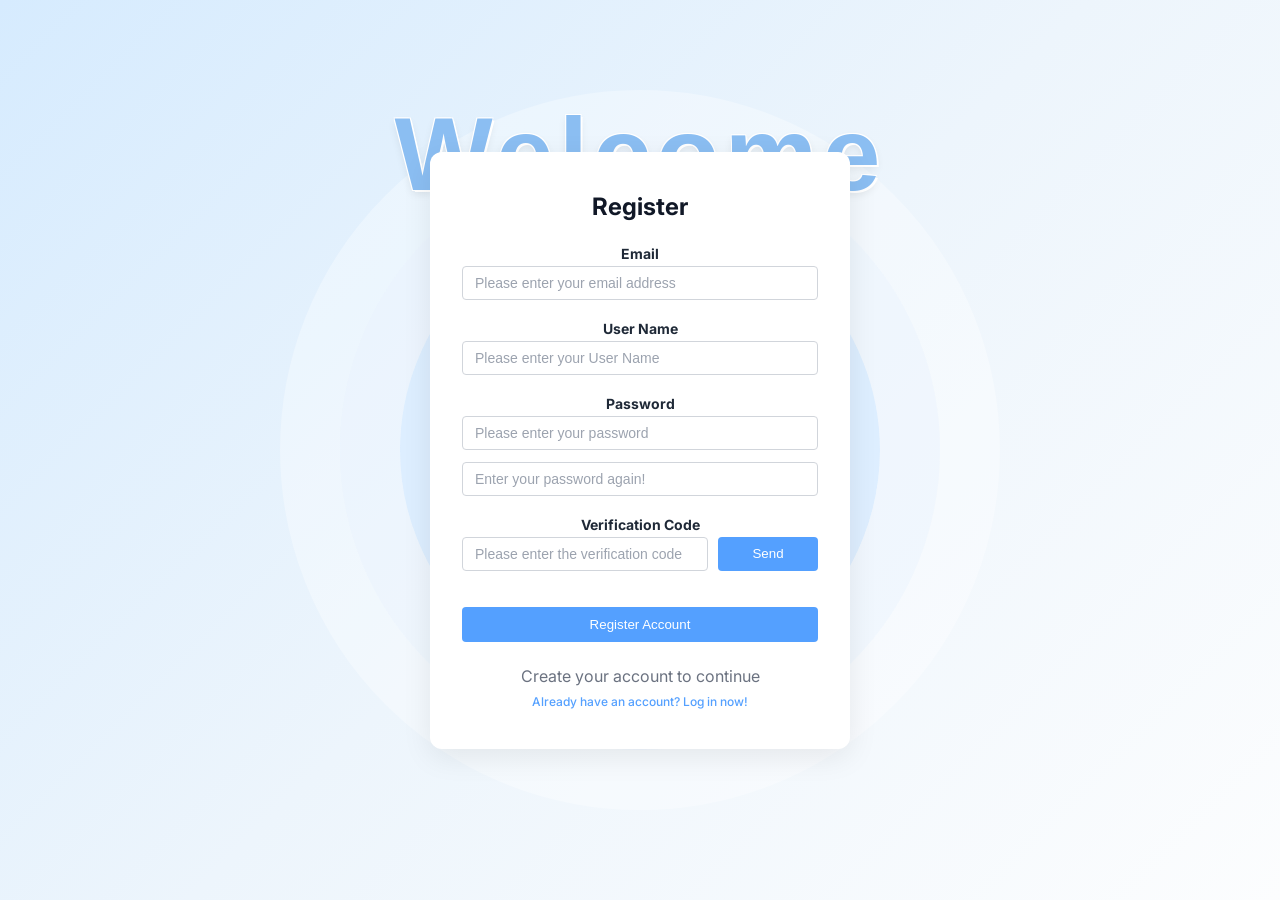
<file: src/main/resources/static/register.html>
<!DOCTYPE html>
<html lang="en">
<head>
    <meta charset="UTF-8">
    <meta name="viewport" content="width=device-width, initial-scale=1.0">
    <title>Expert Booking System - Register</title>
    <link href="https://fonts.googleapis.com/css2?family=Inter:wght@400;500;600;700&display=swap" rel="stylesheet">
    <link rel="stylesheet" href="css/common.css">
</head>
<body>

<div id="app">
    <div id="auth-bg">
        <div class="welcome-container">
            <h1 class="welcome-text uppercase">welcome</h1>
        </div>
        <div class="circle ring-large"></div>
        <div class="circle ring-medium"></div>
        <div class="circle ring-small"></div>
    </div>

    <div id="view-container">
        <div class="login-card fade-in">
            <h2 class="card-title">Register</h2>

            <form id="registerForm">
                <div class="form-group">
                    <label class="form-label">Email</label>
                    <input type="email" id="reg-email" class="figma-input" placeholder="Please enter your email address" required>
                </div>

                <div class="form-group">
                    <label class="form-label">User Name</label>
                    <input type="text" id="reg-username" class="figma-input" placeholder="Please enter your User Name" required>
                </div>

                <div class="form-group">
                    <label class="form-label">Password</label>
                    <input type="password" id="reg-password" class="figma-input mb-3" placeholder="Please enter your password" minlength="6" required>
                    <input type="password" id="reg-confirm" class="figma-input" placeholder="Enter your password again!" required>
                </div>

                <div class="form-group">
                    <label class="form-label">Verification Code</label>
                    <div class="verify-row">
                        <input type="text" id="reg-code" class="figma-input" placeholder="Please enter the verification code" required>
                        <button type="button" id="sendCodeBtn" class="submit-btn send-btn">Send</button>
                    </div>
                    <p id="code-error" style="color: #ef4444; font-size: 12px; margin-top: 5px; display: none; text-align: center; font-weight: 500;">Verification code error. Please re-enter.</p>
                </div>

                <button type="submit" id="registerBtn" class="submit-btn" style="margin-top: 1rem;">
                    Register Account
                </button>
            </form>

            <div class="footer-links">
                <p class="text-xs font-medium" style="color: #6b7280; margin-bottom: 0.5rem;">Create your account to continue</p>
                <p class="link-blue" id="go-to-login">Already have an account? Log in now!</p>
            </div>
        </div>
    </div>
</div>

<script src="https://code.jquery.com/jquery-3.6.0.min.js"></script>
<script src="js/common.js"></script>
<script src="js/register.js"></script>
</body>
</html>
</file>
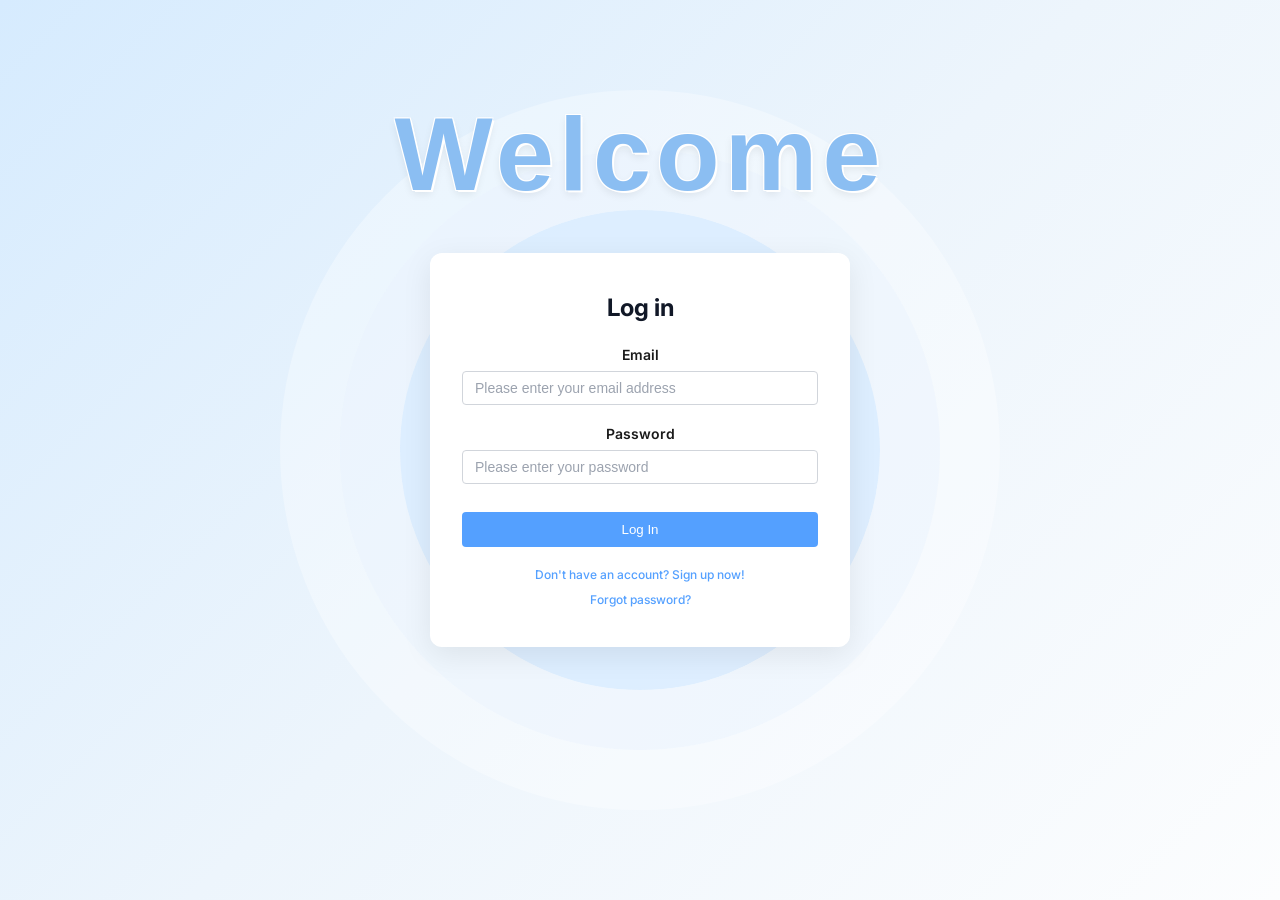
<file: src/main/resources/static/specialist.html>
<!DOCTYPE html>
<html lang="en">
<head>
    <meta charset="UTF-8">
    <meta name="viewport" content="width=device-width, initial-scale=1.0">
    <title>Specialist Workspace | SAS</title>
    <link href="https://cdn.jsdelivr.net/npm/bootstrap@5.3.0/dist/css/bootstrap.min.css" rel="stylesheet">
    <link rel="stylesheet" href="https://cdn.jsdelivr.net/npm/bootstrap-icons@1.11.0/font/bootstrap-icons.css">
    <link href="https://fonts.googleapis.com/css2?family=Plus+Jakarta+Sans:wght@400;600;700;800&display=swap" rel="stylesheet">
    <link rel="stylesheet" href="css/specialist.css">
</head>
<body>

<aside class="sidebar" id="sidebar">
    <button id="toggle-sidebar" class="btn-toggle-custom" title="Toggle Sidebar">
        <i class="bi bi-chevron-left"></i>
    </button>
    <div class="mb-5 px-2 logo-area">
        <h4 class="fw-800 text-primary mb-0 logo-text">
            <i class="bi bi-intersect me-2"></i><span>SAS</span>
        </h4>
    </div>
    <nav class="nav flex-column gap-1">
        <button class="nav-link" onclick="switchTab('all-bookings', this); loadSpecialistOrders();">
            <i class="bi bi-list-check"></i><span>All Bookings</span>
        </button>

        <button class="nav-link active" onclick="switchTab('workbench', this)">
            <i class="bi bi-cpu"></i><span>Workbench</span>
        </button>
        <button class="nav-link" onclick="switchTab('profile', this)">
            <i class="bi bi-person-vcard"></i><span>Professional Profile</span>
        </button>
        <button class="nav-link" onclick="switchTab('earnings', this)">
            <i class="bi bi-wallet2"></i><span>Earnings</span>
        </button>
    </nav>
</aside>

<main class="main-content">
    <header class="top-header">
        <div class="header-left">
            <h2 class="fw-800 mb-1">Hello, <span id="header-user-name">User</span>!</h2>
            <p class="text-muted small mb-0">Manage your professional services and performance.</p>
        </div>

        <div class="user-menu-wrapper">
            <div class="d-flex align-items-center gap-3 cursor-pointer">
                <div class="text-end d-none d-sm-block">
                    <div class="fw-bold mb-0" id="nav-user-name">User</div>
                    <span class="badge bg-primary-subtle text-primary rounded-pill px-2 py-1" style="font-size: 0.65rem;">Verified Specialist</span>
                </div>
                <img id="header-avatar" src="images/beauty.png" class="rounded-circle shadow-sm" width="48" height="48" style="object-fit: cover; border: 2px solid var(--brand);">
            </div>

            <div class="custom-dropdown-menu">
                <a class="dropdown-item" onclick="switchTab('profile')">
                    <i class="bi bi-person me-3 fs-5"></i>Personal Profile
                </a>
                <a class="dropdown-item" onclick="openChangePasswordModal()">
                    <i class="bi bi-shield-lock me-3 fs-5"></i>Security Settings
                </a>
                <div class="dropdown-divider"></div>
                <a class="dropdown-item text-danger" onclick="logout()">
                    <i class="bi bi-box-arrow-right me-3 fs-5"></i>Logout
                </a>
            </div>
        </div>
    </header>

    <section id="all-bookings" class="tab-content">
        <div class="stat-card">
            <h4 class="fw-800 mb-4">My Customers & Orders</h4>
            <div id="specialist-orders-list"></div>
        </div>
    </section>

    <section id="workbench" class="tab-content active-tab">
        <div class="stat-card">
            <div class="d-flex justify-content-between align-items-center mb-4">
                <div>
                    <h4 class="fw-800 mb-1">Specialist Weekly Dashboard</h4>
                    <p class="text-muted small mb-0" id="wb-status">Manage your appointments and availability.</p>
                </div>
                <div class="d-flex gap-2 align-items-center">
                    <div class="btn-group p-1 bg-light rounded-pill" id="wb-week-toggle">
                        <button class="btn btn-sm btn-primary text-white rounded-pill px-4">This Week</button>
                        <button class="btn btn-sm rounded-pill px-4">Next Week</button>
                    </div>
                    <button class="btn btn-outline-primary btn-sm rounded-pill px-4 fw-bold ms-2" id="start-manage">Manage Schedule</button>
                    <button class="btn btn-primary btn-sm rounded-pill px-4 fw-bold d-none" id="save-all">Save Changes</button>
                    <button class="btn btn-light btn-sm rounded-pill px-4 border d-none" id="cancel-manage">Cancel</button>
                </div>
            </div>

            <div class="workbench-calendar border rounded-4 overflow-hidden" id="wb-calendar-root">
                <div class="calendar-header bg-light d-flex border-bottom text-center fw-800 text-muted small py-3">
                    <div style="width: 70px;">Time</div>
                    <div class="flex-grow-1">MON</div><div class="flex-grow-1">TUE</div><div class="flex-grow-1">WED</div>
                    <div class="flex-grow-1">THU</div><div class="flex-grow-1">FRI</div><div class="flex-grow-1">SAT</div><div class="flex-grow-1">SUN</div>
                </div>
                <div class="calendar-body d-flex position-relative">
                    <div class="time-axis bg-light text-center text-muted small fw-bold" style="width: 70px;" id="wb-time-axis"></div>
                    <div class="day-columns-container d-flex flex-grow-1 position-relative" id="wb-day-columns">
                        <div class="day-column" data-day="mon"></div>
                        <div class="day-column" data-day="tue"></div>
                        <div class="day-column" data-day="wed"></div>
                        <div class="day-column" data-day="thu"></div>
                        <div class="day-column" data-day="fri"></div>
                        <div class="day-column" data-day="sat"></div>
                        <div class="day-column" data-day="sun"></div>
                    </div>
                </div>
            </div>

            <div class="workbench-calendar border rounded-4 overflow-hidden d-none" id="drag-calendar-root">
                <div class="calendar-header bg-light d-flex border-bottom text-center fw-800 text-muted small py-3">
                    <div style="width: 70px;">Time</div>
                    <div class="flex-grow-1">MON</div><div class="flex-grow-1">TUE</div><div class="flex-grow-1">WED</div>
                    <div class="flex-grow-1">THU</div><div class="flex-grow-1">FRI</div><div class="flex-grow-1">SAT</div><div class="flex-grow-1">SUN</div>
                </div>
                <div class="calendar-body d-flex position-relative">
                    <div class="time-axis bg-light text-center text-muted small fw-bold" style="width: 70px;" id="drag-time-axis"></div>
                    <div class="day-columns-container d-flex flex-grow-1 position-relative" id="drag-day-columns">
                        <div class="drag-col" data-day="mon"></div><div class="drag-col" data-day="tue"></div>
                        <div class="drag-col" data-day="wed"></div><div class="drag-col" data-day="thu"></div>
                        <div class="drag-col" data-day="fri"></div><div class="drag-col" data-day="sat"></div>
                        <div class="drag-col" data-day="sun"></div>
                    </div>
                </div>
            </div>
        </div>
    </section>

    <section id="profile" class="tab-content">
        <div class="bg-white rounded-4 shadow-sm p-5 w-100 mb-5">
            <h3 class="fw-900 mb-4 pb-3 border-bottom text-dark">Professional Profile</h3>
            <div id="pending-alert" class="alert alert-warning d-flex align-items-center d-none rounded-3 mb-4 border-warning">
                <i class="bi bi-hourglass-split fs-4 me-3"></i>
                <div>
                    <h6 class="fw-bold mb-1">Update Under Review</h6>
                    <p class="mb-0 small">Your recent profile update request is currently being reviewed by the administrator.</p>
                </div>
            </div>

            <div id="profile-display-mode">
                <div class="d-flex flex-column flex-md-row align-items-md-center gap-5 mb-5 mt-4">
                    <div class="text-center">
                        <img id="display-photo" src="images/beauty.png" class="rounded-circle shadow profile-display-photo" width="160" height="160" alt="Avatar">
                    </div>
                    <div>
                        <h1 class="fw-900 mb-2 text-dark" id="display-name" style="font-size: 2.5rem;">Shaohui Shen</h1>
                        <span class="badge bg-primary-subtle text-primary rounded-pill px-3 py-2 fw-bold mb-3 fs-6">Verified Specialist</span>
                        <p class="text-muted fs-5 mb-0"><i class="bi bi-tag-fill me-2"></i><span id="display-category">Financial planning</span></p>
                    </div>
                </div>

                <div class="mb-5">
                    <h5 class="fw-bold text-muted mb-3"><i class="bi bi-person-lines-fill me-2"></i>About Me</h5>
                    <div class="p-4 bg-light rounded-4">
                        <p id="display-resume" class="text-dark fs-5 mb-0 profile-resume-text">
                            Hi there.
                        </p>
                    </div>
                </div>

                <div class="mb-5 d-flex align-items-center justify-content-between">
                    <div>
                        <h5 class="fw-bold text-muted mb-2"><i class="bi bi-cash-coin me-2"></i>Hourly Rate</h5>
                        <p class="text-primary fw-900 mb-0" style="font-size: 2.5rem;"><span id="display-fee">0.00</span> <span class="fs-5 fw-normal text-muted">Yuan / hour</span></p>
                    </div>
                    <div>
                        <button type="button" class="btn btn-outline-primary btn-lg rounded-pill px-5 fw-bold" onclick="toggleProfileEdit()">
                            <i class="bi bi-pencil-square me-2"></i>Change Profile
                        </button>
                    </div>
                </div>
            </div>

            <div id="profile-edit-mode" class="d-none">
                <form id="profile-form">
                    <div class="d-flex align-items-center gap-4 mb-4 pb-4 border-bottom">
                        <div class="position-relative profile-photo-wrapper cursor-pointer shadow-sm" id="profile-photo-btn">
                            <img src="images/beauty.png" id="profile-photo-preview" alt="Profile" class="edit-photo-preview">
                            <div class="photo-overlay rounded-circle"><i class="bi bi-camera-fill fs-3 text-white"></i></div>
                            <input type="file" id="profile-photo-input" class="d-none" accept="image/*">
                        </div>
                        <div>
                            <h5 class="fw-800 mb-1">Profile Photo</h5>
                            <p class="text-muted mb-0">Click the image to upload a new professional headshot.</p>
                        </div>
                    </div>

                    <div class="row mb-4 g-4">
                        <div class="col-md-6">
                            <label class="form-label fw-bold fs-5">Full Name</label>
                            <input type="text" class="form-control form-control-lg bg-light" id="edit-name" >
                        </div>
                        <div class="col-md-6">
                            <label class="form-label fw-bold fs-5">Hourly Rate (Yuan)</label>
                            <input type="number" class="form-control form-control-lg bg-light" id="edit-fee" placeholder="0.00">
                        </div>

                        <div class="col-md-6">
                            <label class="form-label fw-bold fs-5">Professional Level</label>
                            <select class="form-select form-select-lg bg-light fw-bold text-secondary" id="edit-level">
                            </select>
                        </div>

                        <div class="col-md-6">
                            <label class="form-label fw-bold fs-5">Expertise Category</label>
                            <select class="form-select form-select-lg bg-light fw-bold text-secondary" id="edit-category">
                            </select>
                        </div>
                    </div>

                    <div class="mb-5">
                        <label class="form-label fw-bold fs-5">About Me</label>
                        <textarea class="form-control bg-light fs-5 profile-resume-text" id="edit-resume" rows="6" placeholder="Please update your about me..."></textarea>
                    </div>
-
                    **
                    <div class="d-flex justify-content-end gap-3 mt-4">
                        <button type="button" class="btn btn-light btn-lg rounded-pill px-5 fw-bold border" onclick="toggleProfileEdit()">Cancel</button>
                        <button type="button" class="btn btn-primary btn-lg rounded-pill px-5 fw-bold" id="save-profile-btn">Save Changes</button>
                    </div>
                </form>
            </div>

            <div class="bg-white rounded-4 shadow-sm p-4 w-100 mt-4 d-none">
                <h5 class="fw-800 mb-4 text-dark"><i class="bi bi-clock-history me-2" ></i>Update History</h5>
                <div class="table-responsive">
                    <table class="table table-hover align-middle">
                        <thead class="table-light">
                        <tr><th class="text-muted fw-bold">Date & Time</th><th class="text-muted fw-bold">Request Type</th><th class="text-muted fw-bold">Status</th><th class="text-muted fw-bold text-center">Action</th></tr>
                        </thead>
                        <tbody id="history-list"></tbody>
                    </table>
                </div>
            </div>

        </div>
    </section>

    <section id="earnings" class="tab-content">
        <div class="stat-card bg-primary text-white border-0" style="background: linear-gradient(135deg, #0062ff 0%, #003ebd 100%);">
            <h6 class="opacity-75 mb-3 fw-bold"><i class="bi bi-wallet2 me-2"></i>Available Balance</h6>
            <h1 class="fw-900 mb-1" id="total-earnings-display">Loading...</h1>
            <p class="opacity-75 small text-uppercase fw-bold" id="currency-display">Loading Currency...</p>
        </div>
    </section>
</main>



<script src="https://code.jquery.com/jquery-3.7.1.min.js"></script>
<script src="https://cdn.jsdelivr.net/npm/bootstrap@5.3.0/dist/js/bootstrap.bundle.min.js"></script>
<script src="js/common.js"></script>
<script src="js/specialist.js"></script>

</body>
</html>
</file>
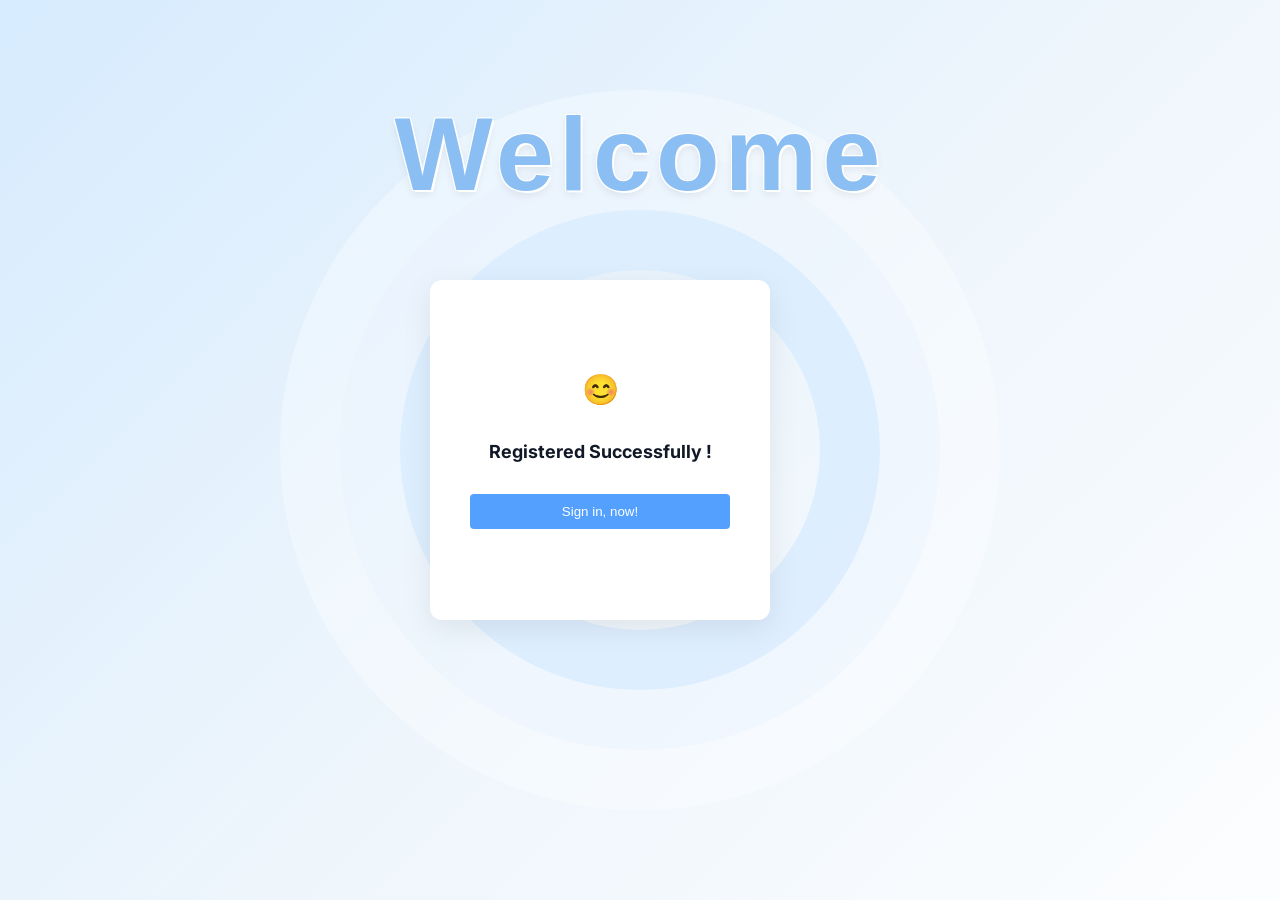
<file: src/main/resources/static/success.html>
<!DOCTYPE html>
<html lang="en">
<head>
    <meta charset="UTF-8">
    <meta name="viewport" content="width=device-width, initial-scale=1.0">
    <title>Expert Booking System - Success</title>
    <link href="https://fonts.googleapis.com/css2?family=Inter:wght@400;500;600;700&display=swap" rel="stylesheet">
    <link rel="stylesheet" href="css/common.css">
    <style>
        /* Specific styling adjustments for the success page */
        .success-card {
            max-width: 340px; /* Make the success card slightly narrower */
            aspect-ratio: 1 / 1; /* Force it into a square shape */
            display: flex;
            flex-direction: column;
            align-items: center;
            justify-content: center;
            padding: 3.5rem 2.5rem;
        }
        .success-icon {
            font-size: 1.875rem;
            margin-bottom: 1rem;
        }
        .success-title {
            font-size: 1.125rem;
            font-weight: bold;
            color: #111827;
            margin-bottom: 1.5rem;
        }
    </style>
</head>
<body>

<div id="app">
    <div id="auth-bg">
        <div class="welcome-container">
            <h1 class="welcome-text uppercase">welcome</h1>
        </div>
        <div class="circle ring-large"></div>
        <div class="circle ring-medium"></div>
        <div class="circle ring-small"></div>
    </div>

    <div id="view-container">
        <div class="login-card success-card fade-in">
            <div class="success-icon">😊</div>
            <h3 class="success-title">Registered Successfully !</h3>
            <button id="back-to-login" class="submit-btn">
                Sign in, now!
            </button>
        </div>
    </div>
</div>

<script src="https://code.jquery.com/jquery-3.6.0.min.js"></script>
<script src="js/success.js"></script>
</body>
</html>
</file>
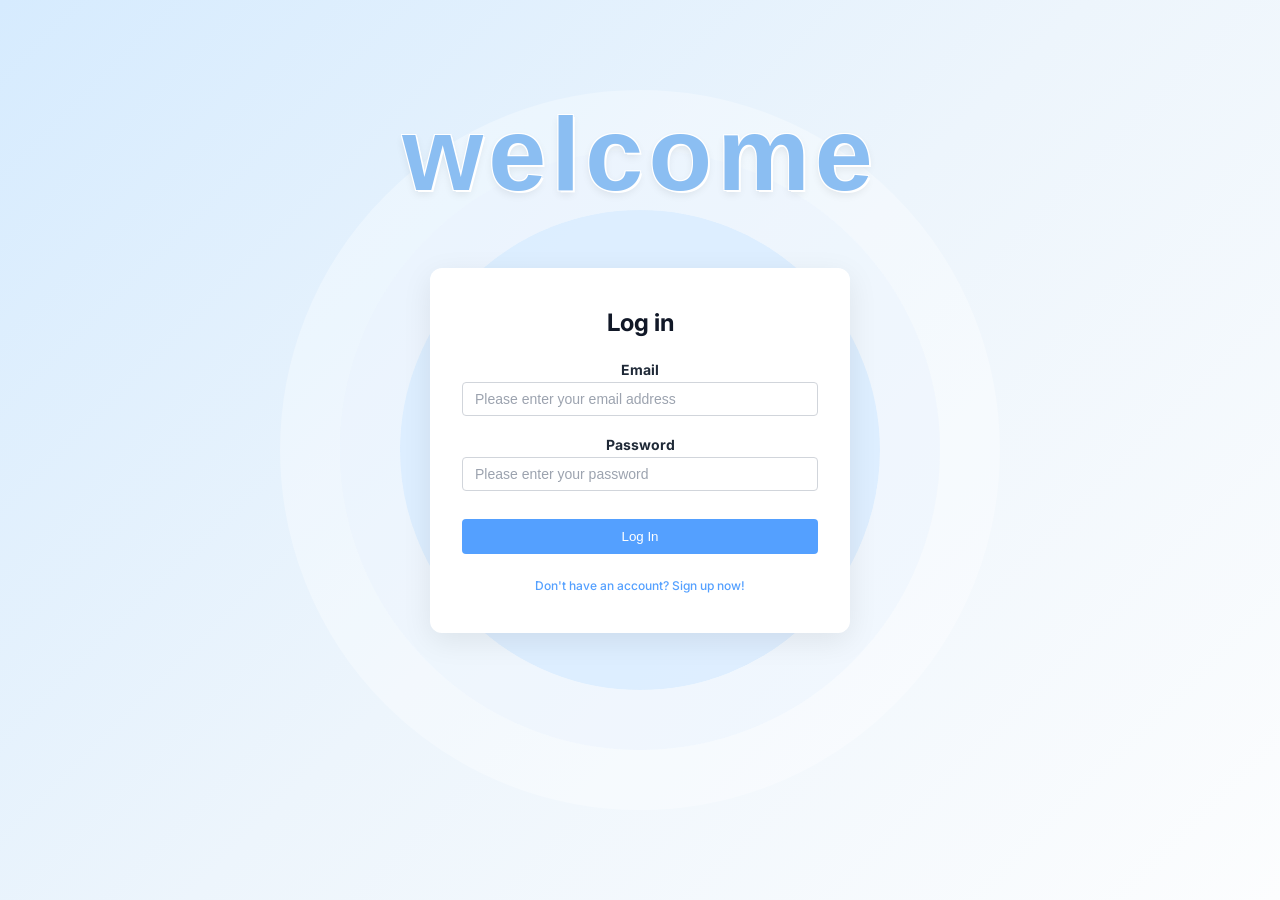
<file: src/main/resources/templates/booking.html>
<!DOCTYPE html>
<html lang="en">
<head>
    <meta charset="UTF-8">
    <meta name="viewport" content="width=device-width, initial-scale=1.0">
    <title>ExpertConnect | Premium Multi-Terminal Portal</title>
    
    <link href="https://cdn.jsdelivr.net/npm/bootstrap@5.3.0/dist/css/bootstrap.min.css" rel="stylesheet">
    <link rel="stylesheet" href="https://cdn.jsdelivr.net/npm/bootstrap-icons@1.11.0/font/bootstrap-icons.css">
    <link href="https://fonts.googleapis.com/css2?family=Plus+Jakarta+Sans:wght@400;600;700;800&display=swap" rel="stylesheet">
    
    <link rel="stylesheet" href="css/booking.css">
</head>
<body>

<nav class="navbar sticky-top">
    <div class="container">
        <a class="navbar-brand fw-800" href="home.html"><i class="bi bi-intersect me-2 text-primary"></i>ExpertConnect</a>
        <div class="d-flex gap-3">
            <button class="btn btn-outline-dark btn-sm rounded-pill px-4" onclick="showPage('list-page')">User Portal</button>
            <button class="btn btn-outline-primary btn-sm rounded-pill px-4" onclick="handleProtectedView('user-orders-page')">My Bookings</button>
            <button class="btn btn-primary btn-sm rounded-pill px-4" onclick="handleProtectedView('specialist-dashboard', 1)">Specialist View</button>
        </div>
    </div>
</nav>

<div id="list-page" class="page-view page-active">
    <div class="container">
        <div class="row g-5">
            <aside class="col-lg-3"><div class="p-4 bg-white rounded-5 border shadow-sm"><span class="fw-bold d-block mb-3">Quick Search</span><input type="text" class="form-control rounded-4 bg-light border-0 p-3 mb-4 shadow-none" placeholder="Keywords..."><button class="btn btn-primary w-100 rounded-pill py-3 fw-bold">Update</button></div></aside>
            <main class="col-lg-9"><h1 class="fw-800 display-5 mb-5">Top Specialists</h1><div class="row g-4" id="expert-grid"></div></main>
        </div>
    </div>
</div>

<div id="profile-page" class="page-view">
    <div class="container">
        <button class="btn btn-light rounded-pill mb-4 px-4" onclick="showPage('list-page')"><i class="bi bi-arrow-left"></i> Back</button>
        <div class="profile-hero bg-white shadow-sm">
            <img id="pAvatar" src="" class="profile-avatar-top-right">
            <div class="bio-content"><span class="card-level-tag mb-3" id="pLevel">--</span><h1 class="display-3 fw-800 mb-2" id="pName">--</h1><h4 class="text-primary fw-bold mb-5" id="pExpertise">--</h4><button class="btn btn-dark rounded-pill px-5 py-3 fw-bold" onclick="goToCalendar()">Secure Booking</button></div>
        </div>
    </div>
</div>

<div id="calendar-page" class="page-view">
    <div class="container"><button class="btn btn-light rounded-pill mb-4 px-4" onclick="showPage('profile-page')"><i class="bi bi-arrow-left"></i> Back to Bio</button><div class="calendar-card shadow-sm"><h4 class="fw-800 mb-4">Select Consultation Date</h4><div class="calendar-grid" id="calendar-body"></div></div></div>
</div>

<div id="timeslot-page" class="page-view">
    <div class="container text-center"><button class="btn btn-light rounded-pill mb-4 px-4" onclick="showPage('calendar-page')"><i class="bi bi-arrow-left"></i> Back to Calendar</button><h2 class="fw-800 mb-5">Slots for <span id="display-date" class="text-primary">--</span></h2><div class="time-grid" id="slot-list"></div><button class="btn btn-dark rounded-pill px-5 py-3 mt-5 fw-bold" id="confirm-btn" style="display:none;" onclick="alert('Confirmed!')">Confirm Reservation</button></div>
</div>

<div id="user-orders-page" class="page-view">
    <div class="container">
        <h2 class="fw-800 mb-5">My Booking History</h2>
        <div id="orders-list">
            <div class="order-card d-flex justify-content-between align-items-center" onclick="showOrderDetail('XingjianWu', '2026-04-18', '09:00', 'Confirmed')"><div><h4 class="fw-800 mb-1">Architecture Review</h4><p class="text-muted mb-0">Specialist: XingjianWu | April 18, 2026</p></div><span class="badge bg-primary rounded-pill px-3 py-2">CONFIRMED</span></div>
        </div>
    </div>
</div>

<div id="specialist-dashboard" class="page-view">
    <div class="container-fluid px-5">
        <h2 class="fw-800 mb-4">Specialist Weekly Dashboard</h2>
        <div class="calendar-container shadow-sm">
            <table class="calendar-table">
                <thead><tr><th class="time-col">Time</th><th class="day-header">MON</th><th class="day-header">TUE</th><th class="day-header">WED</th><th class="day-header">THU</th><th class="day-header">FRI</th><th class="day-header">SAT</th><th class="day-header">SUN</th></tr></thead>
                <tbody id="specialist-calendar-body"></tbody>
            </table>
        </div>
    </div>
</div>

<div class="modal fade" id="orderModal" tabindex="-1"><div class="modal-dialog modal-dialog-centered"><div class="modal-content p-5 border-0" style="border-radius: 32px;"><h2 class="fw-800 mb-4">Booking Info</h2><div class="mb-3 d-flex justify-content-between"><span>Expert:</span><strong id="mEx"></strong></div><div class="mb-4 d-flex justify-content-between"><span>Status:</span><span id="mSt" class="badge bg-primary"></span></div><button class="btn btn-dark w-100 py-3 rounded-pill" data-bs-dismiss="modal">Close</button></div></div></div>
<div class="modal fade" id="decisionModal" tabindex="-1"><div class="modal-dialog modal-dialog-centered"><div class="modal-content p-4 border-0" style="border-radius: 24px;"><h3 class="fw-800 mb-4">Manage Slot</h3><div class="d-flex justify-content-center gap-3"><button class="btn btn-primary rounded-pill px-5 py-2 fw-bold" onclick="alert('Confirmed')">Confirm</button><button class="btn btn-danger rounded-pill px-5 py-2 fw-bold" onclick="alert('Canceled')">Cancel</button></div></div></div></div>

<script src="https://code.jquery.com/jquery-3.7.1.min.js"></script>
<script src="https://cdn.jsdelivr.net/npm/bootstrap@5.3.0/dist/js/bootstrap.bundle.min.js"></script>
<script src="js/booking.js"></script>
</body>
</html>
</file>
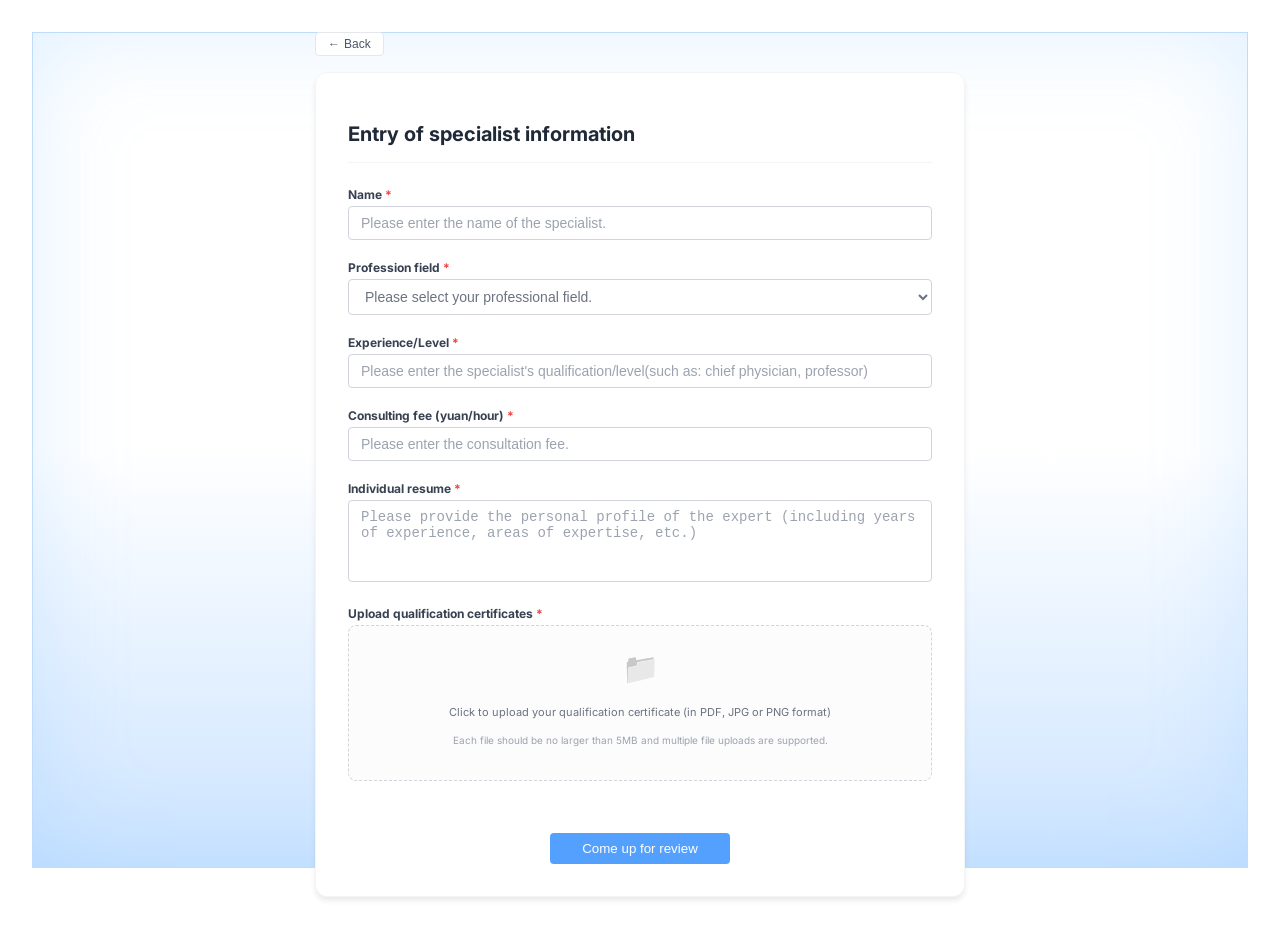
<file: src/main/resources/templates/expert_apply.html>
<!DOCTYPE html>
<html lang="en">
<head>
    <meta charset="UTF-8">
    <meta name="viewport" content="width=device-width, initial-scale=1.0">
    <title>Expert Booking System - Expert Apply</title>
    <link href="https://fonts.googleapis.com/css2?family=Inter:wght@400;500;600;700&display=swap" rel="stylesheet">
    <link rel="stylesheet" href="css/common.css">
    <style>
        /* 针对专家页面的特定样式 */
        .expert-page-wrapper {
            width: 100%;
            max-width: 650px; /* 专家页面更宽 */
            padding: 2rem 1rem;
            position: relative;
            z-index: 20;
        }
        .expert-bg-frame {
            position: fixed;
            top: 2rem; right: 2rem; bottom: 2rem; left: 2rem;
            border: 1px solid #bfdbfe;
            box-shadow: inset 0 0 100px rgba(100,180,255,0.2);
            background: linear-gradient(to bottom, #ffffff, #ffffff, #cce4ff);
            z-index: 0;
            pointer-events: none;
        }
        .back-btn {
            background: white;
            border: 1px solid #e5e7eb;
            color: #4b5563;
            padding: 0.25rem 0.75rem;
            font-size: 0.75rem;
            border-radius: 4px;
            cursor: pointer;
            margin-bottom: 1rem;
            display: inline-flex;
            align-items: center;
        }
        .back-btn:hover { background: #f9fafb; }
        
        .expert-card {
            background: white;
            border-radius: 12px;
            box-shadow: 0 4px 6px -1px rgba(0, 0, 0, 0.1);
            border: 1px solid #f3f4f6;
            padding: 2rem;
        }
        /* 专家页面的 Label 靠左对齐 */
        .form-label-left {
            text-align: left;
            display: block;
            font-size: 0.75rem;
            font-weight: bold;
            color: #374151;
            margin-bottom: 0.25rem;
        }
        .req-star { color: #ef4444; }
        
        .upload-box {
            border: 1px dashed #d1d5db;
            border-radius: 8px;
            padding: 1.5rem;
            display: flex;
            flex-direction: column;
            align-items: center;
            justify-content: center;
            text-align: center;
            cursor: pointer;
            background-color: rgba(249, 250, 251, 0.5);
            margin-top: 0.25rem;
        }
        .upload-box:hover { border-color: #54a0ff; background-color: #f0f7ff; }
    </style>
</head>
<body style="background: white;">

    <div id="app">
        <div class="expert-bg-frame"></div>

        <div class="expert-page-wrapper fade-in">
            <button id="go-back" class="back-btn"><span style="margin-right: 4px;">←</span> Back</button>
            
            <div class="expert-card">
                <h2 style="font-size: 1.25rem; font-weight: bold; color: #1f2937; margin-bottom: 1.5rem; padding-bottom: 1rem; border-bottom: 1px solid #f3f4f6;">Entry of specialist information</h2>
                
                <form id="expertForm">
                    <div class="form-group">
                        <label class="form-label-left">Name <span class="req-star">*</span></label>
                        <input type="text" id="exp-name" class="figma-input" placeholder="Please enter the name of the specialist." required>
                    </div>

                    <div class="form-group">
                        <label class="form-label-left">Profession field <span class="req-star">*</span></label>
                        <select id="exp-domain" class="figma-input" style="color: #6b7280; background: white;" required>
                            <option value="" disabled selected>Please select your professional field.</option>
                            <option value="it" style="color: #1f2937;">IT / Internet</option>
                            <option value="finance" style="color: #1f2937;">Finance / Investment</option>
                            <option value="law" style="color: #1f2937;">Law / Consulting</option>
                        </select>
                    </div>

                    <div class="form-group">
                        <label class="form-label-left">Experience/Level <span class="req-star">*</span></label>
                        <input type="text" id="exp-level" class="figma-input" placeholder="Please enter the specialist's qualification/level(such as: chief physician, professor)" required>
                    </div>

                    <div class="form-group">
                        <label class="form-label-left">Consulting fee (yuan/hour) <span class="req-star">*</span></label>
                        <input type="number" id="exp-fee" class="figma-input" placeholder="Please enter the consultation fee." required>
                    </div>

                    <div class="form-group">
                        <label class="form-label-left">Individual resume <span class="req-star">*</span></label>
                        <textarea id="exp-resume" rows="4" class="figma-input" style="resize: none;" placeholder="Please provide the personal profile of the expert (including years of experience, areas of expertise, etc.)" required></textarea>
                    </div>

                    <div class="form-group">
                        <label class="form-label-left">Upload qualification certificates <span class="req-star">*</span></label>
                        <div class="upload-box">
                            <span style="font-size: 1.875rem; margin-bottom: 0.5rem; filter: grayscale(100%); opacity: 0.7;">📁</span>
                            <p style="font-size: 11px; color: #6b7280;">Click to upload your qualification certificate (in PDF, JPG or PNG format)</p>
                            <p style="font-size: 10px; color: #9ca3af; margin-top: 0.25rem;">Each file should be no larger than 5MB and multiple file uploads are supported.</p>
                        </div>
                    </div>

                    <div style="display: flex; justify-content: center; padding-top: 1.5rem;">
                        <button type="submit" id="applyBtn" class="submit-btn" style="width: auto; padding: 0.5rem 2rem;">
                            Come up for review
                        </button>
                    </div>
                </form>
            </div>
        </div>
    </div>

    <script src="https://code.jquery.com/jquery-3.6.0.min.js"></script>
    <script src="js/expert_apply.js"></script>
</body>
</html>
</file>
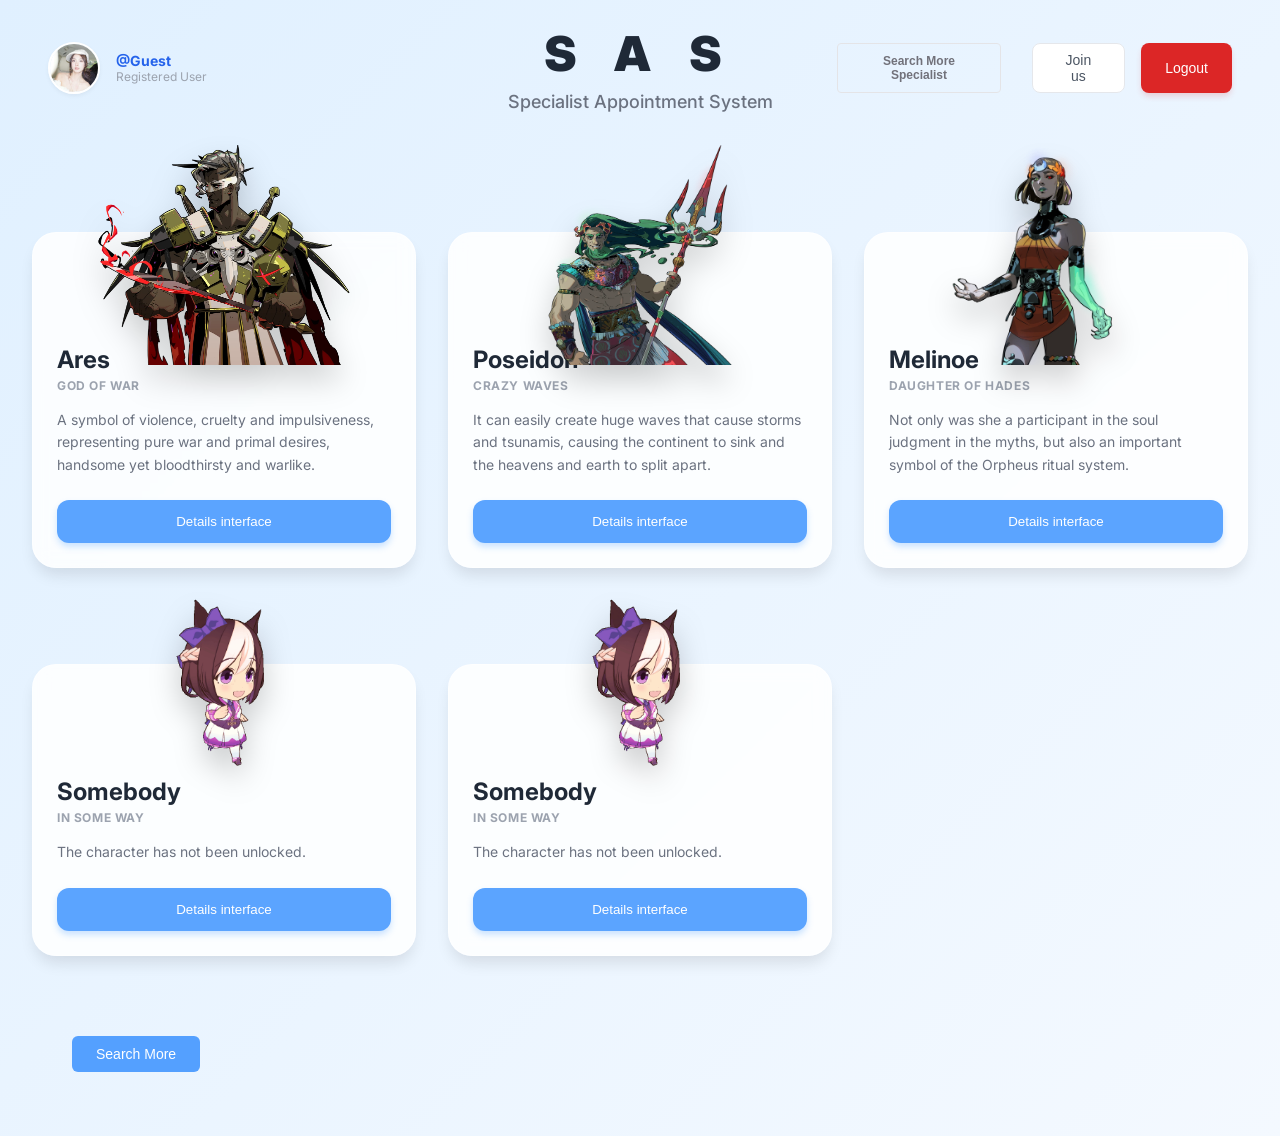
<file: src/main/resources/templates/home.html>
<!DOCTYPE html>
    <html lang="en">
    <head>
        <meta charset="UTF-8">
        <meta name="viewport" content="width=device-width, initial-scale=1.0">
        <title>SAS - Specialist Appointment System</title>
        <link href="https://fonts.googleapis.com/css2?family=Inter:wght@400;500;700;900&display=swap" rel="stylesheet">
        <link rel="stylesheet" href="css/home.css">
    </head>
    <body>

        <header class="header fade-in">
            <div class="user-info">
                <img src="images/Xiaodu.png" alt="Avatar" class="user-xiaodu" onerror="this.src='https://via.placeholder.com/150'">
                <div>
                    <p id="user-email" class="user-email">@</p>
                    <p class="user-role">Registered User</p>
                </div>
            </div>

            <div class="logo-container">
                <h1 class="logo-title">S A S</h1>
                <h2 class="logo-subtitle">Specialist Appointment System</h2>
            </div>

        <div class="header-actions">
                <button id="searchMoreTopBtn" class="btn-search-top">Search More Specialist</button>
                
                <button id="joinUsBtn" class="btn-join">Join us</button>
                <button id="logoutBtn" class="btn-logout">Logout</button>
            </div>
        </header>

        <main class="card-grid">
            
            <div class="character-card fade-in" style="animation-delay: 0.1s;">
                <img src="images/Ares.png" alt="Ares" class="character-img" onerror="this.src='https://via.placeholder.com/200x250?text=Ares'">
                <h3 class="card-name">Ares</h3>
                <p class="card-title">God of War</p>
                <p class="card-desc">
                    A symbol of violence, cruelty and impulsiveness, representing pure war and primal desires, handsome yet bloodthirsty and warlike.
                </p>
                <button class="btn-details">Details interface</button>
            </div>

            <div class="character-card fade-in" style="animation-delay: 0.2s;">
                <img src="images/Poseidon.png" alt="Poseidon" class="character-img" onerror="this.src='https://via.placeholder.com/200x250?text=Poseidon'">
                <h3 class="card-name">Poseidon</h3>
                <p class="card-title">Crazy Waves</p>
                <p class="card-desc">
                    It can easily create huge waves that cause storms and tsunamis, causing the continent to sink and the heavens and earth to split apart.
                </p>
                <button class="btn-details">Details interface</button>
            </div>

            <div class="character-card fade-in" style="animation-delay: 0.3s;">
                <img src="images/Melinoe.png" alt="Melinoe" class="character-img" onerror="this.src='https://via.placeholder.com/200x250?text=Melinoe'">
                <h3 class="card-name">Melinoe</h3>
                <p class="card-title">Daughter of Hades</p>
                <p class="card-desc">
                    Not only was she a participant in the soul judgment in the myths, but also an important symbol of the Orpheus ritual system.
                </p>
                <button class="btn-details">Details interface</button>
            </div>

            <div class="character-card fade-in" style="animation-delay: 0.4s;">
                <img src="images/Somebody.gif" alt="Somebody" class="character-img" onerror="this.src='https://via.placeholder.com/150x200?text=Somebody'" style="height: 180px; top: -4.5rem;">
                <h3 class="card-name">Somebody</h3>
                <p class="card-title">In some way</p>
                <p class="card-desc">The character has not been unlocked.</p>
                <button class="btn-details">Details interface</button>
            </div>

            <div class="character-card fade-in" style="animation-delay: 0.5s;">
                <img src="images/Somebody.gif" alt="Somebody" class="character-img" onerror="this.src='https://via.placeholder.com/150x200?text=Somebody'" style="height: 180px; top: -4.5rem;">
                <h3 class="card-name">Somebody</h3>
                <p class="card-title">In some way</p>
                <p class="card-desc">The character has not been unlocked.</p>
                <button class="btn-details">Details interface</button>
            </div>
    

        </main>
    <div class="bottom-actions fade-in">
            <button id="searchMoreBottomBtn" class="btn-search-bottom">Search More</button>
        </div>

    <script src="https://code.jquery.com/jquery-3.6.0.min.js"></script>
        
        <script src="js/home.js"></script>
    </body>
    </html>
</file>
<file: src/main/resources/static/css/admin.css>
/* Global Color Variables */
:root {
    --brand: #0062ff;
    --brand-light: #e0f2fe;
    --bg: #f8fafc;
    --text-main: #0f172a;
    --text-muted: #64748b;
    --border-color: #e2e8f0;
    --sidebar-w: 270px;
}

* {
    margin: 0;
    padding: 0;
    box-sizing: border-box;
    font-family: 'Plus Jakarta Sans', sans-serif;
}
body { background-color: var(--bg); color: var(--text-main); }
.admin-container { display: flex; min-height: 100vh; }

/* --- Upgraded Scalable Sidebar --- */
.sidebar {
    width: var(--sidebar-w);
    height: 100vh;
    position: fixed;
    background: #fff;
    border-right: 1px solid var(--border-color);
    z-index: 1000;
    transition: all 0.3s ease;
    white-space: nowrap;
}

/* --- Upgraded Collapsed State Style --- */
.sidebar.collapsed {
    width: 85px;
}

/* Hide SAS text next to Logo */
.sidebar.collapsed .logo-text span {
    display: none;
}

/* Center Logo */
.sidebar.collapsed .logo-text {
    justify-content: center;
    padding-left: 0;
    padding-right: 0;
}

/* Important: Hide all navigation text, right arrows, submenus, and submenu items */
.sidebar.collapsed .nav-text,
.sidebar.collapsed .arrow,
.sidebar.collapsed .submenu,        /* Hide expanded submenus */
.sidebar.collapsed .submenu-item {  /* Hide submenu text */
    display: none !important;
}

/* Center buttons when collapsed */
.sidebar.collapsed .nav-btn {
    justify-content: center;
    padding: 12px 0;
}

/* Scale up icons slightly for better appearance */
.sidebar.collapsed .nav-btn .icon {
    margin-right: 0;
    font-size: 22px;
}

/* Sidebar Toggle Control Button (Fixed Position) */
.btn-toggle-custom {
    position: absolute;
    right: -16px;
    top: 260px; /* Perfectly moved below System Log */
    width: 32px;
    height: 32px;
    background-color: var(--brand-light);
    color: var(--brand);
    border: 1px solid #bae6fd;
    border-radius: 50%;
    display: flex;
    align-items: center;
    justify-content: center;
    cursor: pointer;
    z-index: 1100;
    transition: 0.3s;
}
.sidebar.collapsed .btn-toggle-custom { transform: rotate(180deg); }

.logo-area {
    padding: 24px;
    border-bottom: 1px solid var(--border-color);
    margin-bottom: 16px;
    transition: 0.3s;
}
.logo-text {
    color: var(--brand);
    font-weight: 800;
    font-size: 1.5rem;
    display: flex;
    align-items: center;
    gap: 10px;
}

.nav-item { width: 100%; }
.nav-btn {
    width: 90%;
    margin: 2px auto;
    border-radius: 12px;
    display: flex;
    align-items: center;
    padding: 12px 16px;
    background: none;
    border: none;
    font-size: 15px;
    font-weight: 600;
    color: var(--text-muted);
    cursor: pointer;
    text-align: left;
    transition: 0.2s;
}

/* Fix: Distinguish glow states between hover, active, and merely expanded */
.nav-btn:hover { background-color: var(--brand-light); color: var(--brand); }
.nav-btn.active { background-color: var(--brand-light) !important; color: var(--brand) !important; }
.nav-btn.expanded:not(.active) { background-color: transparent; color: var(--text-muted); }
.nav-btn.expanded:not(.active):hover { background-color: var(--brand-light); color: var(--brand); }

.nav-btn .icon { margin-right: 12px; font-size: 18px; }
.nav-text { flex: 1; }
.nav-btn .arrow {
    transition: transform 0.3s ease;
    transform: rotate(0deg);
}

.nav-btn.expanded .arrow {
    transform: rotate(-90deg) !important;
}
.submenu { overflow: hidden; max-height: 0; transition: max-height 0.3s ease; }
.submenu.open { max-height: 300px; }
.submenu-item { padding: 12px 24px 12px 52px; font-size: 14px; font-weight: 500; color: var(--text-muted); cursor: pointer; transition: 0.2s;}
.submenu-item:hover { color: var(--brand); }
.submenu-item.active { color: var(--brand); font-weight: 700; }

.submenu-level2 { overflow: hidden; max-height: 0; transition: max-height 0.3s ease; }
.submenu-level2.open { max-height: 200px; }
.submenu-level2-item { padding: 10px 24px 10px 72px; font-size: 13px; font-weight: 500; color: var(--text-muted); cursor: pointer; transition: 0.2s; border-left: 2px solid transparent;}
.submenu-level2-item:hover { color: var(--brand); }
.submenu-level2-item.active { color: var(--brand); font-weight: 700; border-left-color: var(--brand);}

/* --- Responsive Main Content --- */
.main-content {
    flex: 1;
    display: flex;
    flex-direction: column;
    margin-left: var(--sidebar-w);
    transition: all 0.3s ease;
    height: 100vh;
}
.main-content.expanded { margin-left: 85px; }

.top-header {
    background-color: transparent;
    padding: 24px 40px;
    display: flex;
    justify-content: space-between;
    align-items: center;
    margin-bottom: 10px;
}
.top-header-title { font-size: 1.5rem; font-weight: 800; color: var(--text-main); }

/* Top Right Profile Avatar and Hover Menu Styles */
.user-profile { display: flex; align-items: center; gap: 12px; cursor: pointer; position: relative; z-index: 1050; }
.user-info { text-align: right; }
.user-name { font-weight: 800; font-size: 15px; color: var(--text-main); margin-bottom: 2px; }
.user-role { background: var(--brand-light); color: var(--brand); padding: 4px 12px; border-radius: 50px; font-size: 11px; font-weight: 700; }
.user-avatar { width: 44px; height: 44px; border-radius: 50%; object-fit: cover; box-shadow: 0 4px 8px rgba(0,0,0,0.05); }

@keyframes fadeIn { from { opacity: 0; transform: translateY(10px); } to { opacity: 1; transform: translateY(0); } }
.dropdown-menu { display: none; position: absolute; right: 0; top: 100%; min-width: 200px; background: white; border-radius: 16px; box-shadow: 0 10px 40px rgba(0,0,0,0.08); border: 1px solid var(--border-color); padding: 8px 0; margin-top: 12px; }
.user-profile:hover .dropdown-menu { display: block; animation: fadeIn 0.2s ease; }
.dropdown-menu::before { content: ''; position: absolute; top: -15px; left: 0; right: 0; height: 15px; }
.dropdown-item { padding: 10px 20px; color: var(--text-muted); font-size: 14px; font-weight: 600; display: flex; align-items: center; text-decoration: none; transition: 0.2s; }
.dropdown-item i { margin-right: 12px; font-size: 18px; }
.dropdown-item:hover { background: var(--bg); color: var(--brand); }
.dropdown-item.text-danger:hover { background: #fef2f2; color: #ef4444; }
.dropdown-divider { height: 1px; background: var(--border-color); margin: 6px 0; }

.content-area { padding: 0 40px 40px 40px; flex: 1; overflow-y: auto; }

.specialist-page, .review-page, .empty-page {
    background: white;
    border-radius: 24px;
    padding: 32px;
    box-shadow: 0 4px 6px rgba(0,0,0,0.02);
    border: 1px solid var(--border-color);
}

.title { font-size: 24px; font-weight: 800; margin-bottom: 8px; color: var(--text-main); }
.subtitle { font-size: 14px; color: var(--text-muted); margin-bottom: 30px; }

.specialist-item { display: flex; padding: 24px 0; border-bottom: 1px solid var(--border-color); align-items: center; }
.specialist-item:last-child { border-bottom: none; padding-bottom: 0; }
.specialist-item img { width: 100px; height: 100px; object-fit: cover; border-radius: 16px; margin-right: 24px; box-shadow: 0 4px 12px rgba(0,0,0,0.05); }
.specialist-item .info { flex: 1; }
.specialist-item .name { font-size: 18px; font-weight: 800; margin-bottom: 6px; }
.specialist-item .desc { font-size: 14px; color: var(--text-muted); line-height: 1.6; }
.specialist-item .modify-btn { padding: 8px 24px; border: 1px solid var(--border-color); background: white; border-radius: 50px; cursor: pointer; font-weight: 600; color: var(--text-main); transition: 0.3s; }
.specialist-item .modify-btn:hover { border-color: var(--brand); color: var(--brand); }

.review-table { width: 100%; border-collapse: collapse; }
.review-table th, .review-table td { padding: 16px; text-align: left; border-bottom: 1px solid var(--border-color); font-size: 14px; }
.review-table th { background: #f8fafc; font-weight: 700; color: var(--text-muted); text-transform: uppercase; font-size: 12px; letter-spacing: 0.5px; border-bottom: 2px solid var(--border-color);}
.review-table tr { cursor: pointer; transition: 0.2s; }
.review-table tr:hover { background-color: var(--brand-light); }

.btn { padding: 8px 16px; border-radius: 50px; cursor: pointer; font-size: 13px; font-weight: 600; border: none; transition: 0.2s; }
.btn-approve { background: var(--brand-light); color: var(--brand); }
.btn-approve:hover { background: var(--brand); color: white; }
.btn-reject { background: #fef2f2; color: #ef4444; }
.btn-reject:hover { background: #ef4444; color: white; }

.pagination { display: flex; justify-content: flex-end; gap: 8px; margin-top: 24px; }
.page-btn { width: 36px; height: 36px; border: 1px solid var(--border-color); background: white; border-radius: 10px; cursor: pointer; font-weight: 600; color: var(--text-muted); transition: 0.2s;}
.page-btn:hover { border-color: var(--brand); color: var(--brand); }
.page-btn.active { background: var(--brand); color: white; border-color: var(--brand); }

.modal-overlay { position: fixed; top: 0; left: 0; width: 100%; height: 100%; background-color: rgba(15, 23, 42, 0.6); backdrop-filter: blur(4px); display: none; align-items: center; justify-content: center; z-index: 1000; }
.modal { background: white; border-radius: 24px; width: 90%; max-width: 600px; max-height: 90vh; overflow-y: auto; padding: 32px; box-shadow: 0 20px 40px rgba(0,0,0,0.1); }
.modal-header { display: flex; justify-content: space-between; align-items: center; margin-bottom: 24px; }
.modal-header h2 { font-size: 22px; font-weight: 800; }
.modal-close { background: none; border: none; font-size: 24px; cursor: pointer; color: var(--text-muted); transition: 0.2s;}
.modal-close:hover { color: #ef4444; transform: rotate(90deg); }

.form-group { margin-bottom: 20px; }
.form-label { display: block; font-size: 14px; margin-bottom: 8px; font-weight: 700; color: var(--text-main); }
.form-label span { color: #ef4444; }
.form-input, .form-select, .form-textarea { width: 100%; padding: 12px 16px; border: 1px solid var(--border-color); border-radius: 12px; font-size: 14px; transition: 0.2s; background: var(--bg);}
.form-input:focus, .form-select:focus, .form-textarea:focus { outline: none; border-color: var(--brand); background: white; box-shadow: 0 0 0 4px var(--brand-light); }
.form-textarea { min-height: 120px; resize: vertical; }

.upload-area { border: 2px dashed var(--border-color); border-radius: 16px; padding: 40px 20px; text-align: center; background: var(--bg); cursor: pointer; transition: 0.2s;}
.upload-area:hover { border-color: var(--brand); background: var(--brand-light); }
.upload-area .icon { font-size: 32px; color: var(--brand); margin-bottom: 10px; }
.upload-area .text { font-size: 14px; color: var(--text-muted); font-weight: 600;}

.modal-footer { display: flex; justify-content: center; margin-top: 32px; }
.submit-btn { background-color: var(--brand); color: white; border: none; padding: 14px 40px; border-radius: 50px; cursor: pointer; font-size: 15px; font-weight: 700; box-shadow: 0 10px 20px rgba(0, 98, 255, 0.2); transition: 0.3s; }
.submit-btn:hover { transform: translateY(-2px); box-shadow: 0 15px 30px rgba(0, 98, 255, 0.3); }
.empty-page { text-align: center; color: var(--text-muted); padding: 80px 20px;}

/* ==========================================
 * Expertise Category Management Page Styles
 * ========================================== */
.custom-table th { font-size: 12px; letter-spacing: 1px; color: #94a3b8; border-bottom: 2px solid #f1f5f9; padding: 16px; }
.custom-table td { padding: 16px; vertical-align: middle; border-bottom: 1px solid #f1f5f9; }
.action-btn { background: none; border: none; font-size: 14px; font-weight: 700; padding: 6px 12px; border-radius: 8px; transition: 0.2s; }
.btn-edit { color: var(--brand); }
.btn-edit:hover { background: var(--brand-light); }
.btn-del { color: #ef4444; }
.btn-del:hover { background: #fef2f2; }

/* ==========================================
 * Profile Change Comparison Box Styles
 * ========================================== */
.diff-box { border: 1px solid #e2e8f0; border-radius: 8px; padding: 12px; margin-bottom: 12px; background: #f8fafc; }
.diff-label { font-weight: 700; color: #475569; margin-bottom: 8px; font-size: 0.9rem; }
.diff-content { display: flex; align-items: center; gap: 15px; }
.diff-old { text-decoration: line-through; color: #ef4444; background: #fee2e2; padding: 4px 8px; border-radius: 4px; }
.diff-arrow { color: #94a3b8; font-weight: bold; }
.diff-new { color: #10b981; background: #d1fae5; padding: 4px 8px; border-radius: 4px; font-weight: 600; }
.diff-img { width: 50px; height: 50px; border-radius: 50%; object-fit: cover; border: 2px solid #cbd5e1; }
</file>
<file: src/main/resources/static/css/booking.css>
:root {
    --brand: #0062ff;
    --brand-light: #e0f2fe;
    --dark: #09090b;
    --slate: #71717a;
    --bg: #fafafa;
    --success: #10b981;
}

body { background-color: var(--bg); font-family: 'Plus Jakarta Sans', sans-serif; color: var(--dark); }

/* --- Navigation & Page Base --- */
.navbar { background: rgba(255,255,255,0.85); backdrop-filter: blur(15px); border-bottom: 1px solid #e4e4e7; padding: 1.2rem 0; position: sticky; top: 0; z-index: 1000; }
.page-view { display: none; min-height: 90vh; padding: 40px 0; animation: slideIn 0.3s ease-out; }
.page-active { display: block; }
@keyframes slideIn { from { opacity: 0; transform: translateY(10px); } to { opacity: 1; transform: translateY(0); } }

/* --- Personal Avatar & Hover Menu (Perfect Fix Version) --- */
.user-profile-dropdown { position: relative; padding: 10px 0; }
.profile-trigger { cursor: pointer; padding: 4px 8px; border-radius: 50px; transition: 0.2s; }
.profile-trigger:hover { background: #f4f4f5; }
.header-avatar { width: 40px; height: 40px; border-radius: 50%; object-fit: cover; border: 2px solid var(--brand); background: white; }

.dropdown-menu-custom {
    display: none; position: absolute; right: 0; top: 100%;
    min-width: 190px; background: white; border-radius: 18px;
    box-shadow: 0 15px 50px rgba(0,0,0,0.15); border: 1px solid #e4e4e7;
    padding: 10px; z-index: 2000;
}
/* Invisible bridge: Fills the gap between avatar and menu to prevent menu from disappearing when moving the mouse */
.dropdown-menu-custom::before {
    content: ""; position: absolute; top: -20px; left: 0; right: 0; height: 20px;
}
.user-profile-dropdown:hover .dropdown-menu-custom { display: block; animation: slideUp 0.2s ease; }
@keyframes slideUp { from { opacity: 0; transform: translateY(10px); } to { opacity: 1; transform: translateY(0); } }

.dropdown-item-custom {
    padding: 12px 16px; display: flex; align-items: center; gap: 12px;
    color: var(--dark); font-size: 0.9rem; font-weight: 600; text-decoration: none;
    border-radius: 12px; transition: 0.2s;
}
.dropdown-item-custom:hover { background: var(--brand-light); color: var(--brand); }
.dropdown-item-custom.text-danger:hover { background: #fef2f2; color: #ef4444; }


/* --- Button Beautification --- */
.btn-outline-join { background-color: white; color: var(--brand); border: 2px solid var(--brand); font-weight: 700; transition: all 0.3s ease; }
.btn-outline-join:hover { background-color: var(--brand); color: white; box-shadow: 0 4px 12px rgba(0, 98, 255, 0.2); transform: translateY(-1px); }
.btn-outline-dark { border-width: 2px; font-weight: 700; }

/* --- Expert Hall Card --- */
.expert-card { background: white; border-radius: 32px; border: 1px solid #e4e4e7; padding: 35px; transition: 0.4s; cursor: pointer; height: 100%; display: flex; flex-direction: column; }
.expert-card:hover { transform: translateY(-8px); border-color: var(--brand); box-shadow: 0 24px 48px rgba(0,0,0,0.06); }

/* --- Premium Apple-style Calendar --- */
.calendar-card { background: white; border-radius: 32px; border: 1px solid #e4e4e7; padding: 30px; max-width: 700px; margin: 0 auto; }
.cal-legend { display: flex; justify-content: center; gap: 20px; margin-bottom: 20px; font-size: 0.85rem; font-weight: 600; color: #64748b; }
.cal-legend span { display: flex; align-items: center; gap: 8px; }
.cal-legend .dot-available { width: 12px; height: 12px; border-radius: 50%; background: #e0f2fe; border: 2px solid #0062ff; }
.cal-legend .dot-empty { width: 12px; height: 12px; border-radius: 50%; background: #f8fafc; border: 2px solid #e2e8f0; }

.calendar-grid { display: grid; grid-template-columns: repeat(7, 1fr); text-align: center; gap: 10px; }
.cal-header-day { font-weight: 800; color: #94a3b8; padding-bottom: 15px; font-size: 0.85rem; letter-spacing: 1px; }

.cal-date { height: 55px; display: flex; align-items: center; justify-content: center; border-radius: 16px; font-weight: 700; font-size: 1rem; transition: all 0.2s ease; }
.cal-date.empty { color: #cbd5e1; background: #f8fafc; pointer-events: none; }
.cal-date.available { background: #e0f2fe; color: #0062ff; border: 1px solid #bae6fd; cursor: pointer; }
.cal-date.available:hover { background: #0062ff; color: white; transform: translateY(-3px); box-shadow: 0 10px 20px rgba(0,98,255,0.2); }

/* --- Timeslot Selection --- */
.time-grid { display: flex; flex-wrap: wrap; justify-content: center; gap: 15px; max-width: 800px; margin: 0 auto; }
.slot-card { background: white; border: 2px solid #e2e8f0; border-radius: 16px; padding: 16px 24px; cursor: pointer; transition: all 0.2s ease; display: flex; flex-direction: column; align-items: center; min-width: 160px; }
.slot-card .slot-time { font-size: 1.1rem; font-weight: 800; color: #334155; }
.slot-card .slot-status { font-size: 0.75rem; font-weight: 700; color: #10b981; margin-top: 4px; text-transform: uppercase; }
.slot-card:hover { border-color: #0062ff; transform: translateY(-4px); box-shadow: 0 12px 24px rgba(0,0,0,0.06); }
.slot-card.selected { background: #0062ff; border-color: #0062ff; box-shadow: 0 12px 24px rgba(0,98,255,0.3); }
.slot-card.selected .slot-time, .slot-card.selected .slot-status { color: white; }


/* 🌟 Order Card & Button Beautification */
.booking-item-card {
    border: 1px solid #e4e4e7 !important;
    transition: all 0.3s ease;
}

.booking-item-card:hover {
    transform: translateY(-3px);
    box-shadow: 0 10px 25px rgba(0,0,0,0.05) !important;
}

/* Unified button rounded corners and font */
.booking-item-card .btn {
    font-size: 0.75rem;
    letter-spacing: 0.3px;
    border-width: 1.5px;
}

/* Report button red style */
.btn-outline-danger:hover {
    background-color: #ef4444;
    border-color: #ef4444;
    color: white;
}

/* Detail button blue style */
.btn-outline-primary:hover {
    background-color: var(--brand);
    border-color: var(--brand);
    color: white;
}
/* --- Order History Card --- */
.booking-item-card { background: white; border-radius: 20px; border: 1px solid #e4e4e7; padding: 20px; margin-bottom: 15px; transition: 0.3s; }
.booking-item-card:hover { transform: translateX(5px); border-color: var(--brand); }
</file>
<file: src/main/resources/static/css/common.css>
/* ==========================================
   Page Base Reset
   ========================================== */
body {
    font-family: 'Inter', sans-serif;
    background-color: #f0f5fa;
    color: #1f2937;
    margin: 0;
    padding: 0;
    min-height: 100vh;
    overflow-x: hidden;
}

/* === Fade-in Animation === */
.fade-in {
    animation: fadeIn 0.3s ease-in-out forwards;
}
@keyframes fadeIn {
    from { opacity: 0; transform: scale(0.98); }
    to { opacity: 1; transform: scale(1); }
}

/* ==========================================
   Core Layout
   ========================================== */
#app {
    position: relative;
    min-height: 100vh;
    width: 100%;
    display: flex;
    align-items: center;
    justify-content: center;
}

/* ==========================================
   Background Layer & Seamless Rings (Figma Restoration)
   ========================================== */
#auth-bg {
    position: fixed;
    top: 0; right: 0; bottom: 0; left: 0;
    overflow: hidden;
    pointer-events: none;
    z-index: 0;
    display: flex;
    align-items: center;
    justify-content: center;
    background: linear-gradient(135deg, #d6ebfe 0%, #edf5fc 50%, #fcfdfe 100%);
}

.circle {
    position: absolute;
    border-radius: 50%;
    border-style: solid;
    box-sizing: border-box;
}

.ring-small {
    width: 480px; height: 480px;
    border-width: 60px;
    border-color: rgba(220, 238, 255, 0.9);
    z-index: 1;
}

.ring-medium {
    width: 600px; height: 600px;
    border-width: 60px;
    border-color: rgba(240, 247, 255, 0.6);
    z-index: 2;
}

.ring-large {
    width: 720px; height: 720px;
    border-width: 60px;
    border-color: rgba(255, 255, 255, 0.3);
    z-index: 3;
}

/* ==========================================
   Welcome Title
   ========================================== */
.welcome-container {
    position: absolute;
    top: 10.5%;
    text-align: center;
    z-index: 10;
    width: 100%;
}
.welcome-text {
    font-family: 'Arial', sans-serif;
    font-size: 6.5rem;
    font-weight: bold;
    color: #8bbef2;
    text-shadow: 2px 2px 0 #fff, -1px -1px 0 #fff, 1px -1px 0 #fff, -1px 1px 0 #fff, 0px 4px 8px rgba(0,0,0,0.08);
    letter-spacing: 0.05em;
    margin: 0;
    text-transform: capitalize;
}

/* ==========================================
   Login/Register White Card Layer
   ========================================== */
#view-container {
    position: relative;
    z-index: 20;
    width: 100%;
    max-width: 420px;
    padding: 0 1rem;
}

.login-card {
    background-color: white;
    border-radius: 12px;
    box-shadow: 0 8px 30px rgba(0,0,0,0.08);
    padding: 2.5rem 2rem 2rem 2rem;
    width: 100%;
    box-sizing: border-box;
}

.card-title {
    font-size: 1.5rem;
    font-weight: bold;
    text-align: center;
    margin-top: 0;
    margin-bottom: 1.5rem;
    color: #111827;
}

/* ==========================================
   Form Internal Elements
   ========================================== */
.form-group {
    margin-bottom: 1.25rem;
}

.form-label {
    display: block;
    text-align: center;
    font-size: 0.875rem;
    font-weight: bold;
    color: #1f2937;
    margin-bottom: 0.25rem;
}

.figma-input {
    width: 100%;
    box-sizing: border-box;
    padding: 0.5rem 0.75rem;
    border: 1px solid #d1d5db;
    border-radius: 4px;
    font-size: 0.875rem;
    color: #3b82f6;
    font-weight: 500;
    transition: all 0.2s ease;
}
.figma-input:focus {
    border-color: #54a0ff;
    box-shadow: 0 0 0 1px #54a0ff;
    outline: none;
}
.figma-input::placeholder {
    color: #9ca3af;
}

.mb-3 {
    margin-bottom: 0.75rem;
}

/* === New: Verification Code Side-by-Side Layout === */
.verify-row {
    display: flex;
    gap: 10px; /* Space between input box and button */
    align-items: stretch; /* Ensure input and button heights match perfectly */
    width: 100%;
}

.verify-row .figma-input {
    flex: 1; /* Core: Allows the input box to automatically fill the remaining space */
    margin-bottom: 0;
}

.send-btn {
    flex: 0 0 100px; /* Core Constraint: Fixes the Send button width to exactly 100px */
    width: 100px !important; /* Forces suppression of the .submit-btn 100% attribute */
    margin-top: 0 !important;
    padding: 0 !important;
}
/* Button Styles */
.submit-btn {
    width: 100%;
    background-color: #54a0ff;
    color: white;
    font-weight: 500;
    padding: 0.625rem 0;
    border: none;
    border-radius: 4px;
    cursor: pointer;
    margin-top: 0.5rem;
    transition: background-color 0.2s ease;
}
.submit-btn:hover {
    background-color: #408ef0;
}
.submit-btn:disabled {
    opacity: 0.7;
    cursor: not-allowed;
}

/* ==========================================
   Footer Links
   ========================================== */
.footer-links {
    text-align: center;
    margin-top: 1.5rem;
}

.link-blue, .link-green {
    font-size: 0.75rem;
    font-weight: 500;
    cursor: pointer;
    margin: 0 0 0.5rem 0;
}
.link-blue { color: #54a0ff; }
.link-green { color: #10b981; padding-top: 0.5rem; }

.link-blue:hover, .link-green:hover {
    text-decoration: underline;
}

/* ==========================================
   📱 Mobile Adaptation
   ========================================== */
@media (max-width: 768px) {
    .welcome-text {
        font-size: 3.5rem;
        margin-top: 10%;
    }
    .ring-small {
        width: 300px; height: 300px;
        border-width: 40px;
    }
    .ring-medium {
        width: 380px; height: 380px;
        border-width: 40px;
    }
    .ring-large {
        width: 460px; height: 460px;
        border-width: 40px;
    }
    .login-card {
        padding: 2rem 1.5rem;
    }
}
</file>
<file: src/main/resources/static/css/expert_apply.css>
/* css/expert_apply.css */

/* Specific styles for the expert application page */
.expert-page-wrapper {
    width: 100%;
    max-width: 650px; /* Expert page is wider */
    padding: 2rem 1rem;
    position: relative;
    z-index: 20;
}

.expert-bg-frame {
    position: fixed;
    top: 2rem; right: 2rem; bottom: 2rem; left: 2rem;
    border: 1px solid #bfdbfe;
    box-shadow: inset 0 0 100px rgba(100,180,255,0.2);
    background: linear-gradient(to bottom, #ffffff, #ffffff, #cce4ff);
    z-index: 0;
    pointer-events: none;
}

/* Upgraded large dark blue back button */
.back-btn {
    background: white;
    border: 2px solid #1e40af; /* Bold dark blue border */
    color: #1e40af; /* Dark blue text */
    padding: 0.5rem 1.25rem; /* Increased padding for a larger button */
    font-size: 1.05rem; /* Increased font size */
    font-weight: 800; /* Extra bold font weight */
    border-radius: 8px; /* Improved rounded corners */
    cursor: pointer;
    margin-bottom: 1.5rem;
    display: inline-flex;
    align-items: center;
    transition: all 0.2s ease; /* Added smooth transition animation */
    box-shadow: 0 2px 4px rgba(0,0,0,0.05); /* Slight shadow to make it pop */
}

.back-btn:hover {
    background: #eff6ff; /* Changes to very light blue on hover */
    transform: translateY(-1px); /* Slight lift on hover */
    box-shadow: 0 4px 6px rgba(30, 64, 175, 0.15); /* Deeper shadow on hover */
}

.expert-card {
    background: white;
    border-radius: 12px;
    box-shadow: 0 4px 6px -1px rgba(0, 0, 0, 0.1);
    border: 1px solid #f3f4f6;
    padding: 2rem;
}

/* Left-aligned labels for the expert page */
.form-label-left {
    text-align: left;
    display: block;
    font-size: 0.75rem;
    font-weight: bold;
    color: #374151;
    margin-bottom: 0.25rem;
}

.req-star { color: #ef4444; }

.upload-box {
    border: 1px dashed #d1d5db;
    border-radius: 8px;
    padding: 1.5rem;
    display: flex;
    flex-direction: column;
    align-items: center;
    justify-content: center;
    text-align: center;
    cursor: pointer;
    background-color: rgba(249, 250, 251, 0.5);
    margin-top: 0.25rem;
}

.upload-box:hover {
    border-color: #54a0ff;
    background-color: #f0f7ff;
}
</file>
<file: src/main/resources/static/css/home.css>
/* ==========================================
           Page Base Reset & Global Styles
           ========================================== */
body {
    font-family: 'Inter', sans-serif;
    /* Restoring the light blue-white gradient background from the design */
    background: linear-gradient(135deg, #e0f0ff 0%, #f4f9ff 100%);
    color: #1f2937;
    margin: 0;
    padding: 0;
    min-height: 100vh;
    overflow-x: hidden;
}

/* === Fade-in Animation === */
.fade-in {
    animation: fadeIn 0.5s ease-in-out forwards;
}
@keyframes fadeIn {
    from { opacity: 0; transform: translateY(20px); }
    to { opacity: 1; transform: translateY(0); }
}

/* ==========================================
   Top Navigation Bar (Header)
   ========================================== */
.header {
    display: flex;
    justify-content: space-between;
    align-items: center;
    padding: 1.5rem 3rem;
    flex-wrap: wrap;
}

/* Left: User Information */
.user-info {
    display: flex;
    align-items: center;
    gap: 1rem;
    width: 33.33%;
}
.user-xiaodu {
    width: 48px;
    height: 48px;
    border-radius: 50%;
    border: 2px solid white;
    box-shadow: 0 2px 4px rgba(0,0,0,0.05);
}
.user-email {
    color: #2563eb;
    font-weight: 700;
    font-size: 0.875rem;
    margin: 0;
}
.user-role {
    color: #9ca3af;
    font-size: 0.75rem;
    margin: 0;
}

/* Center: Logo Title */
.logo-container {
    width: 33.33%;
    text-align: center;
}
.logo-title {
    font-size: 3rem;
    font-weight: 900;
    letter-spacing: 0.3em;
    color: #1f2937;
    margin: 0;
}
.logo-subtitle {
    font-size: 1.125rem;
    color: #6b7280;
    font-weight: 500;
    margin: 0.5rem 0 0 0;
}

/* Right: Action Buttons */
.header-actions {
    width: 33.33%;
    display: flex;
    justify-content: flex-end;
    gap: 1rem;
}
.btn-join {
    background-color: white;
    border: 1px solid #e5e7eb;
    color: #4b5563;
    padding: 0.5rem 1.5rem;
    border-radius: 0.5rem;
    font-size: 0.875rem;
    font-weight: 500;
    cursor: pointer;
    transition: background-color 0.2s;
}
.btn-join:hover { background-color: #f9fafb; }

.btn-logout {
    background-color: #dc2626;
    border: none;
    color: white;
    padding: 0.5rem 1.5rem;
    border-radius: 0.5rem;
    font-size: 0.875rem;
    font-weight: 500;
    cursor: pointer;
    transition: background-color 0.2s;
    box-shadow: 0 4px 6px -1px rgba(220, 38, 38, 0.2);
}
.btn-logout:hover { background-color: #b91c1c; }

/* ==========================================
   Main Content Area & Card Grid
   ========================================== */
.card-grid {
    display: grid;
    grid-template-columns: repeat(3, 1fr);
    gap: 6rem 2rem; /* Vertical spacing set to 6rem to leave room for character art popping out from the top */
    max-width: 1400px;
    margin: 6rem auto 4rem auto;
    padding: 0 2rem;
}

/* Individual Card Container */
.character-card {
    background-color: rgba(255, 255, 255, 0.85);
    backdrop-filter: blur(8px);
    border: 1px solid rgba(255, 255, 255, 0.5);
    border-radius: 24px;
    padding: 7rem 1.5rem 1.5rem 1.5rem; /* 7rem top padding to accommodate the image */
    position: relative;
    display: flex;
    flex-direction: column;
    box-shadow: 0 10px 15px -3px rgba(0, 0, 0, 0.1);
    transition: transform 0.3s ease, box-shadow 0.3s ease;
}
.character-card:hover {
    transform: translateY(-5px);
    box-shadow: 0 20px 25px -5px rgba(0, 0, 0, 0.1), 0 10px 10px -5px rgba(0, 0, 0, 0.04);
}

/* Character Portrait Image (Breaks out of border) */
.character-img {
    position: absolute;
    top: -5.5rem; /* Offset upwards out of the card */
    left: 50%;
    transform: translateX(-50%);
    height: 220px;
    object-fit: contain;
    filter: drop-shadow(0 15px 15px rgba(0, 0, 0, 0.2));
    transition: transform 0.3s ease;
    z-index: 10;
}
/* Image slightly floats and scales on card hover */
.character-card:hover .character-img {
    transform: translate(-50%, -10px) scale(1.05);
}

/* Text descriptions inside card */
.card-name {
    font-size: 1.5rem;
    font-weight: 700;
    color: #1f2937;
    margin: 0;
}
.card-title {
    font-size: 0.75rem;
    font-weight: 700;
    color: #9ca3af;
    text-transform: uppercase;
    letter-spacing: 0.05em;
    margin: 0.25rem 0 1rem 0;
}
.card-desc {
    font-size: 0.875rem;
    color: #6b7280;
    line-height: 1.6;
    flex-grow: 1; /* Allows description to expand to ensure bottom buttons align */
    margin: 0;
}

/* Details Button */
.btn-details {
    margin-top: 1.5rem;
    width: 100%;
    background-color: #5ba4ff;
    color: white;
    border: none;
    padding: 0.875rem 0;
    border-radius: 12px;
    font-weight: 500;
    cursor: pointer;
    transition: background-color 0.2s;
    box-shadow: 0 4px 6px rgba(91, 164, 255, 0.3);
}
.btn-details:hover {
    background-color: #3b82f6;
}

/* ==========================================
   📱 Mobile Adaptation
   ========================================== */
@media (max-width: 1024px) {
    .card-grid { grid-template-columns: repeat(2, 1fr); }
}
@media (max-width: 768px) {
    .header { flex-direction: column; text-align: center; gap: 1.5rem; }
    .user-info, .logo-container, .header-actions { width: 100%; justify-content: center; }
    .card-grid { grid-template-columns: 1fr; margin-top: 8rem; }
}
/* ==========================================
 Added: Home Page "Search More" Button Styles
 ========================================== */
/* Top Button: White background, gray border, gray text */
.btn-search-top {
    background-color: transparent;
    color: #71717a;
    border: 1px solid #e4e4e7;
    padding: 6px 16px;
    border-radius: 4px; /* Keeping radius consistent with "Join us" button */
    font-size: 0.75rem;
    font-weight: 600;
    cursor: pointer;
    margin-right: 15px;
    transition: all 0.2s ease;
}
.btn-search-top:hover {
    border-color: #54a0ff;
    color: #54a0ff;
}

/* Bottom Actions Area: Controls left-alignment with the card grid above */
.bottom-actions {
    width: 100%;
    max-width: 1200px; /* Assuming your grid max-width is 1200px */
    margin: 0 auto;
    padding: 1rem 2rem 4rem 2rem;
    display: flex;
    justify-content: flex-start; /* Aligned to the left */
    box-sizing: border-box;
}

/* Bottom Button: Blue background, white text, no border */
.btn-search-bottom {
    background-color: #54a0ff;
    color: white;
    border: none;
    padding: 10px 24px;
    border-radius: 6px;
    font-size: 0.875rem;
    font-weight: 500;
    cursor: pointer;
    transition: background-color 0.2s ease;
}
.btn-search-bottom:hover {
    background-color: #408ef0;
}
</file>
<file: src/main/resources/static/css/landingpage.css>
:root {
    --brand: #0062ff;
    --bg: #f8fafc;
    --text-main: #0f172a;
}

body {
    font-family: 'Plus Jakarta Sans', sans-serif;
    background-color: var(--bg);
    color: var(--text-main);
    overflow-x: hidden;
}

/* --- Navigation Bar --- */
.navbar {
    padding: 1.5rem 5%;
    background: rgba(255, 255, 255, 0.9);
    backdrop-filter: blur(10px);
    border-bottom: 1px solid #e2e8f0;
}
.nav-logo { font-weight: 800; font-size: 1.5rem; color: var(--brand); text-decoration: none; display: flex; align-items: center; gap: 8px;}
.nav-btn-outline { border: 2px solid var(--brand); color: var(--brand); font-weight: 600; border-radius: 50px; padding: 0.5rem 1.5rem; transition: 0.3s; background: transparent; }
.nav-btn-outline:hover { background: var(--brand); color: white; }

/* --- Hero Section --- */
.hero-section { min-height: 85vh; display: flex; align-items: center; text-align: center; padding: 0 5%; position: relative; }
.hero-content { max-width: 800px; margin: 0 auto; z-index: 2; animation: fadeUp 0.8s ease-out; }

/* Gradient Hero Title */
.hero-title { font-size: 4.5rem; font-weight: 800; line-height: 1.1; margin-bottom: 1.5rem; letter-spacing: -1px; }
.text-gradient {
    background: linear-gradient(135deg, #0062ff 0%, #00c6ff 100%);
    -webkit-background-clip: text;
    background-clip: text; /* Standard property to satisfy VSCode requirements */
    -webkit-text-fill-color: transparent;
    color: transparent; /* Fallback universal property */
}

.hero-subtitle { font-size: 1.25rem; color: #475569; margin-bottom: 3rem; line-height: 1.6; }

/* Core Buttons */
.btn-primary-custom { background: var(--brand); color: white; font-weight: 600; font-size: 1.1rem; padding: 1rem 2.5rem; border-radius: 50px; border: none; box-shadow: 0 10px 20px rgba(0, 98, 255, 0.2); transition: 0.3s; text-decoration: none; display: inline-block;}
.btn-primary-custom:hover { transform: translateY(-3px); box-shadow: 0 15px 30px rgba(0, 98, 255, 0.3); color: white;}
.btn-secondary-custom { background: white; color: var(--text-main); font-weight: 600; font-size: 1.1rem; padding: 1rem 2.5rem; border-radius: 50px; border: 1px solid #e2e8f0; box-shadow: 0 4px 6px rgba(0,0,0,0.02); transition: 0.3s; text-decoration: none; display: inline-block;}
.btn-secondary-custom:hover { border-color: var(--brand); color: var(--brand); transform: translateY(-3px); }

/* --- Feature Introduction Cards --- */
.features-section { padding: 5rem 5%; background: white; }
.feature-card { padding: 2.5rem; border-radius: 24px; background: var(--bg); border: 1px solid #e2e8f0; transition: 0.3s; height: 100%; }
.feature-card:hover { transform: translateY(-5px); box-shadow: 0 20px 40px rgba(0,0,0,0.05); border-color: var(--brand); }
.icon-box { width: 60px; height: 60px; border-radius: 16px; background: #e0f2fe; color: var(--brand); display: flex; align-items: center; justify-content: center; font-size: 1.8rem; margin-bottom: 1.5rem; }

@keyframes fadeUp { from { opacity: 0; transform: translateY(30px); } to { opacity: 1; transform: translateY(0); } }

/* --- Dynamic Background Decorations --- */
.bg-shape-1 { position: absolute; top: -10%; left: -10%; width: 500px; height: 500px; background: rgba(0, 198, 255, 0.1); filter: blur(80px); border-radius: 50%; z-index: 0; }
.bg-shape-2 { position: absolute; bottom: 10%; right: -5%; width: 400px; height: 400px; background: rgba(0, 198, 255, 0.1); filter: blur(80px); border-radius: 50%; z-index: 0; }
</file>
<file: src/main/resources/static/css/specialist.css>
:root {
    --brand: #0062ff;
    --brand-light: #e0f2fe;
    --brand-glow: rgba(0, 98, 255, 0.3);
    --bg: #f8fafc;
    --dark: #1e293b;
    --sidebar-w: 260px;
    --hour-height: 80px;
}

body { font-family: 'Plus Jakarta Sans', sans-serif; background: var(--bg); color: var(--dark); margin: 0; }

/* ==========================================
 * 1. SPA Core Logic & Animation
 * ========================================== */
.tab-content { display: none !important; }
.active-tab { display: block !important; animation: fadeIn 0.4s ease; }
@keyframes fadeIn { from { opacity: 0; transform: translateY(10px); } to { opacity: 1; transform: translateY(0); } }

/* ==========================================
 * 2. Sidebar & Responsive Content Area
 * ========================================== */
.sidebar { width: var(--sidebar-w); height: 100vh; position: fixed; background: #fff; border-right: 1px solid #e2e8f0; padding: 2rem 1.2rem; z-index: 1000; transition: all 0.3s; white-space: nowrap; }
.main-content { margin-left: var(--sidebar-w); padding: 2rem 3.5rem 10rem 3.5rem; transition: all 0.3s; }
.sidebar.collapsed { width: 85px; padding: 2rem 1rem; }
.sidebar.collapsed .logo-text span, .sidebar.collapsed .nav-link span { display: none; }
.sidebar.collapsed .nav-link { justify-content: center; padding: 0.9rem 0; }
.sidebar.collapsed .nav-link i { margin-right: 0; font-size: 1.4rem; }
.main-content.expanded { margin-left: 85px; }

/* Sidebar Navigation Buttons */
.nav-link { color: #64748b; font-weight: 600; padding: 0.9rem 1rem; border-radius: 12px; border: none; width: 100%; text-align: left; background: none; transition: 0.3s; display: flex; align-items: center; }
.nav-link:hover, .nav-link.active { background: #f0f7ff; color: var(--brand); }
.nav-link i { margin-right: 12px; font-size: 1.2rem; }

/* Toggle Button */
.btn-toggle-custom { position: absolute; right: -16px; top: 280px; width: 32px; height: 32px; background-color: var(--brand-light); color: var(--brand); border: 1px solid #bae6fd; border-radius: 50%; display: flex; align-items: center; justify-content: center; cursor: pointer; z-index: 1100; transition: 0.3s; }
.sidebar.collapsed .btn-toggle-custom { transform: rotate(180deg); }

/* ==========================================
 * 3. Top Header & Base Cards
 * ========================================== */
.top-header { display: flex !important; justify-content: space-between !important; align-items: center !important; margin-bottom: 2.5rem; width: 100%; }
.stat-card { background: #fff; border-radius: 24px; border: 1px solid #e2e8f0; padding: 2.2rem; box-shadow: 0 2px 4px rgba(0,0,0,0.02); margin-bottom: 2.5rem !important; }

/* ==========================================
 * 4. Top Right: Avatar & Hover Dropdown (Perfect Fix Version)
 * ========================================== */
.user-menu-wrapper { position: relative; cursor: pointer; display: inline-block; z-index: 1050; padding: 10px 0; }

.custom-dropdown-menu {
    display: none; position: absolute; right: 0; top: 100%;
    min-width: 200px; background: white; border-radius: 16px;
    box-shadow: 0 15px 50px rgba(0,0,0,0.15); border: 1px solid #e2e8f0;
    padding: 10px; margin-top: 0; z-index: 2000;
}

/* Invisible bridge: Fills the gap between avatar and menu to prevent menu from disappearing when moving the mouse away */
.custom-dropdown-menu::before { content: ''; position: absolute; top: -20px; left: 0; right: 0; height: 20px; }
.user-menu-wrapper:hover .custom-dropdown-menu { display: block; animation: menuFadeIn 0.2s ease-in-out; }
@keyframes menuFadeIn { from { opacity: 0; transform: translateY(10px); } to { opacity: 1; transform: translateY(0); } }

.custom-dropdown-menu .dropdown-item {
    padding: 12px 16px; color: #475569; font-weight: 600; font-size: 0.9rem;
    transition: 0.2s; display: flex; align-items: center; border-radius: 12px; text-decoration: none;
}
.custom-dropdown-menu .dropdown-item:hover { background-color: var(--brand-light); color: var(--brand); }
.custom-dropdown-menu .dropdown-item.text-danger:hover { background-color: #fef2f2; color: #dc2626 !important; }
.dropdown-divider { height: 1px; background-color: #e2e8f0; margin: 8px 0; }

/* Avatar breathing light and border */
#header-avatar { border: 2px solid var(--brand); padding: 2px; background: white; transition: 0.2s; }
.user-menu-wrapper:hover #header-avatar { box-shadow: 0 0 0 4px var(--brand-light); }

/* ==========================================
 * 5. Workbench Calendar (Scheduled Appointment Boxes)
 * ========================================== */
.workbench-calendar { background: #fff; min-width: 900px; }
.calendar-header .time-col, .calendar-body .time-axis { width: 80px; flex-shrink: 0; border-right: 1px solid #e2e8f0; }
.calendar-header .day-col { flex: 1; }

.day-columns-container { background-image: linear-gradient(to bottom, transparent calc(var(--hour-height) - 1px), #f1f5f9 calc(var(--hour-height) - 1px), #f1f5f9 var(--hour-height)); background-size: 100% var(--hour-height); }
.time-slot-label { height: var(--hour-height); display: flex; align-items: flex-start; justify-content: center; padding-top: 10px; }

.day-column { flex: 1; border-right: 1px solid #e2e8f0; position: relative; height: calc(var(--hour-height) * 11); }
.day-column:last-child { border-right: none; }

.apt-card { position: absolute; left: 4%; width: 92%; border-radius: 8px; padding: 10px; font-size: 0.75rem; font-weight: 600; text-align: center; display: flex; flex-direction: column; justify-content: center; cursor: pointer; transition: transform 0.2s, box-shadow 0.2s; overflow: hidden; z-index: 10; }
.apt-card:hover { transform: translateY(-2px); box-shadow: 0 4px 12px rgba(0,0,0,0.1); z-index: 20; }

.apt-title { font-size: 0.85rem; font-weight: 800; margin-bottom: 2px; }
.apt-time { opacity: 0.9; margin-bottom: 2px; }
.apt-status { font-size: 0.7rem; text-transform: uppercase; letter-spacing: 0.5px; opacity: 0.8; }

/* ==========================================
 * 6. Drag-and-Drop Schedule Management (Phantom Boxes in Manage Mode)
 * ========================================== */
.drag-col { min-height: 880px; position: relative; border-right: 1px solid #eee; flex: 1; }
.drag-col:last-child { border-right: none; }
.drag-slot { height: var(--hour-height); border-bottom: 1px solid #f1f5f9; position: relative; cursor: crosshair; }
.drag-slot.selecting { background-color: rgba(0, 98, 255, 0.1) !important; }

/* Locked schedule cells (immutable within 24 hours) for visual error prevention */
.drag-slot.locked-cell { background-color: #f1f5f9 !important; cursor: not-allowed !important; }
.drag-slot.locked-cell::before { content: ''; position: absolute; top: 0; left: 0; right: 0; bottom: 0; background: repeating-linear-gradient(45deg, transparent, transparent 10px, rgba(203, 213, 225, 0.2) 10px, rgba(203, 213, 225, 0.2) 20px); pointer-events: none; }

/* Card color schemes */
.card-vacant, .drag-block { background-color: #f8fafc; color: #64748b; border: 1px solid #cbd5e1; }
.card-pending { background-color: #f97316; color: white; border: 1px solid #ea580c; }
.card-confirmed { background-color: #22c55e; color: white; border: 1px solid #16a34a; }
.card-canceled { background-color: #ef4444; color: white; border: 1px solid #dc2626; }
/* Schedule cards manually disabled by specialists */
.card-disabled {
    background-color: #f1f5f9;
    color: #94a3b8;
    border: 1px dashed #cbd5e1;
    cursor: not-allowed;
}
/* Locked blocks */
.drag-block-locked { background-color: #f1f5f9 !important; color: #94a3b8 !important; border: 1px dashed #cbd5e1 !important; cursor: not-allowed !important; opacity: 0.7; }

.drag-block { position: absolute; left: 4%; width: 92%; top: 2px; z-index: 10; border-radius: 8px; display: flex; align-items: center; justify-content: center; flex-direction: column; font-size: 0.75rem; text-align: center; font-weight: 600; transition: background-color 0.2s ease; }
.drag-del-btn { position: absolute; top: 4px; right: 6px; cursor: pointer; color: #dc2626; display: none; font-size: 0.9rem; }
.drag-block:hover .drag-del-btn { display: block; }
.drag-block:hover { background-color: #e2e8f0; }

/* ==========================================
 * 7. Calendar Typography Upgrade
 * ========================================== */
.time-slot-label, #drag-time-axis div { font-weight: 900 !important; color: var(--brand) !important; font-size: 0.9rem; }
.calendar-header { color: #0f172a !important; border-bottom: 2px solid #e2e8f0 !important; }
.calendar-header div { font-weight: 900 !important; font-family: 'Plus Jakarta Sans', sans-serif; }
.header-date-sub { display: block; font-size: 0.75rem; font-weight: 600; color: #64748b; margin-top: 4px; letter-spacing: 0.5px; }

/* ==========================================
 * 8. Professional Profile Special Form & Upload Styles
 * ========================================== */
.profile-photo-wrapper { width: 80px; height: 80px; border-radius: 50%; overflow: hidden; background-color: #f1f5f9; }
.profile-photo-wrapper img { width: 100%; height: 100%; object-fit: cover; }
.photo-overlay { position: absolute; top: 0; left: 0; right: 0; bottom: 0; background: rgba(0, 0, 0, 0.4); color: white; display: flex; align-items: center; justify-content: center; opacity: 0; transition: opacity 0.2s ease; }
.profile-photo-wrapper:hover .photo-overlay { opacity: 1; }

.border-dashed { border-style: dashed !important; border-color: #cbd5e1 !important; }
.upload-area { transition: all 0.3s ease; background-color: #f8fafc; }
.upload-area:hover { background-color: #f0f7ff; border-color: var(--brand) !important; }
.form-control:focus { box-shadow: 0 0 0 0.25rem var(--brand-glow); border-color: var(--brand); }
/* ==========================================
 * Detail 1: Always display the red X in the top right of Vacant cards
 * ========================================== */
.drag-del-btn {
    display: block !important; /* Force override original display: none */
    opacity: 0.6; /* Slightly semi-transparent by default to be less jarring */
    transition: opacity 0.2s ease, transform 0.2s ease;
}

/* When hovering over the card, the red X brightens and scales up slightly */
.drag-block:hover .drag-del-btn {
    opacity: 1;
    transform: scale(1.1);
}

/* ==========================================
 * Professional Profile Display & Edit Mode
 * ========================================== */
.profile-display-photo {
    object-fit: cover;
    border: 4px solid var(--brand); /* My favorite blue color */
}

.profile-resume-text {
    line-height: 1.8;
}

.edit-photo-preview {
    width: 120px;
    height: 120px;
    border-radius: 50%;
    object-fit: cover;
}
/* ==========================================
 * Placeholder for additional parameters/styles
 * ========================================== */
</file>
<file: src/main/resources/templates/css/booking.css>
:root { --brand: #0062ff; --dark: #09090b; --slate: #71717a; --bg: #fafafa; --success: #10b981; --warning: #f59e0b; }
body { background-color: var(--bg); font-family: 'Plus Jakarta Sans', sans-serif; color: var(--dark); }
.navbar { background: rgba(255,255,255,0.8); backdrop-filter: blur(12px); border-bottom: 1px solid #e4e4e7; padding: 1.2rem 0; position: sticky; top: 0; z-index: 1000; }
.page-view { display: none; min-height: 90vh; padding: 40px 0; animation: slideIn 0.3s ease-out; }
.page-active { display: block; }
@keyframes slideIn { from { opacity: 0; transform: translateY(10px); } to { opacity: 1; transform: translateY(0); } }

.expert-card { background: white; border-radius: 32px; border: 1px solid #e4e4e7; padding: 35px; transition: 0.4s; cursor: pointer; height: 100%; display: flex; flex-direction: column; }
.expert-card:hover { transform: translateY(-8px); border-color: var(--brand); box-shadow: 0 24px 48px rgba(0,0,0,0.06); }
.card-level-tag { background: #f0f7ff; color: var(--brand); font-size: 0.7rem; font-weight: 800; padding: 6px 14px; border-radius: 100px; margin-bottom: 20px; display: inline-block; width: fit-content; }
.price-info { background: #f8fafc; border-radius: 16px; padding: 12px 20px; margin-top: auto; }
.profile-hero { background: white; border-radius: 40px; border: 1px solid #e4e4e7; padding: 60px; position: relative; overflow: hidden; }
.profile-avatar-top-right { position: absolute; top: 50px; right: 60px; width: 180px; height: 180px; border-radius: 40px; object-fit: cover; border: 8px solid white; box-shadow: 0 20px 60px rgba(0,0,0,0.1); }
.calendar-card { background: white; border-radius: 32px; border: 1px solid #e4e4e7; padding: 30px; }
.calendar-grid { display: grid; grid-template-columns: repeat(7, 1fr); text-align: center; }
.cal-date { aspect-ratio: 1; display: flex; align-items: center; justify-content: center; cursor: pointer; font-weight: 700; border-radius: 15px; margin: 4px; position: relative; }
.cal-date.has-data::after { content: ''; position: absolute; bottom: 8px; width: 4px; height: 4px; background: var(--brand); border-radius: 50%; }
.cal-date.active { background: var(--brand); color: white; }
.time-btn { background: white; border: 2px solid #f1f5f9; border-radius: 20px; padding: 25px; font-weight: 800; text-align: center; cursor: pointer; }

.calendar-container { background: white; border-radius: 12px; border: 1px solid #e2e8f0; overflow: auto; }
.calendar-table { width: 100%; border-collapse: collapse; table-layout: fixed; min-width: 900px; }
.calendar-table th, .calendar-table td { border: 1px solid #f1f5f9; height: 45px; text-align: center; vertical-align: middle; position: relative; }
.time-col { width: 70px; font-size: 0.7rem; font-weight: 700; color: #64748b; background: #fcfcfc; }
.day-header { background: #f8fafc; font-weight: 800; font-size: 0.8rem; padding: 8px 0; }

.booking-block { position: absolute; left: 3px; right: 3px; border-radius: 6px; padding: 5px; color: white; font-size: 0.65rem; font-weight: 700; cursor: pointer; display: flex; flex-direction: column; justify-content: center; z-index: 10; }
.status-Confirmed { background-color: #60a5fa; border: 1px solid #3b82f6; }
.status-Pending { background-color: #3b82f6; border: 1px solid #2563eb; }
.status-Canceled { background-color: #fb923c; border: 1px solid #ea580c; }
.status-Available { background-color: #f8fafc; color: #94a3b8; border: 1.5px dashed #cbd5e1; cursor: default; }

.order-card { background: white; border-radius: 24px; border: 1px solid #e4e4e7; padding: 25px; margin-bottom: 20px; transition: 0.3s; cursor: pointer; }
</file>
<file: src/main/resources/templates/css/common.css>
/* ==========================================
   页面基础重置
   ========================================== */
body {
    font-family: 'Inter', sans-serif;
    background-color: #f0f5fa;
    color: #1f2937;
    margin: 0;
    padding: 0;
    min-height: 100vh;
    overflow-x: hidden;
}

/* === 渐显动画 === */
.fade-in {
    animation: fadeIn 0.3s ease-in-out forwards;
}
@keyframes fadeIn {
    from { opacity: 0; transform: scale(0.98); }
    to { opacity: 1; transform: scale(1); }
}

/* ==========================================
   核心布局
   ========================================== */
#app {
    position: relative;
    min-height: 100vh;
    width: 100%;
    display: flex;
    align-items: center;
    justify-content: center;
}

/* ==========================================
   背景层 & 无缝圆环 (Figma 还原版)
   ========================================== */
#auth-bg {
    position: fixed;
    top: 0; right: 0; bottom: 0; left: 0;
    overflow: hidden;
    pointer-events: none;
    z-index: 0;
    display: flex;
    align-items: center;
    justify-content: center;
    background: linear-gradient(135deg, #d6ebfe 0%, #edf5fc 50%, #fcfdfe 100%);
}

.circle {
    position: absolute;
    border-radius: 50%;
    border-style: solid;
    box-sizing: border-box;
}

.ring-small {
    width: 480px; height: 480px;
    border-width: 60px;
    border-color: rgba(220, 238, 255, 0.9);
    z-index: 1;
}

.ring-medium {
    width: 600px; height: 600px;
    border-width: 60px;
    border-color: rgba(240, 247, 255, 0.6);
    z-index: 2;
}

.ring-large {
    width: 720px; height: 720px;
    border-width: 60px;
    border-color: rgba(255, 255, 255, 0.3);
    z-index: 3;
}

/* ==========================================
   Welcome 标题
   ========================================== */
.welcome-container {
    position: absolute;
    top: 10.5%;
    text-align: center;
    z-index: 10;
    width: 100%;
}
.welcome-text {
    font-family: 'Arial', sans-serif;
    font-size: 6.5rem;
    font-weight: bold;
    color: #8bbef2;
    text-shadow: 2px 2px 0 #fff, -1px -1px 0 #fff, 1px -1px 0 #fff, -1px 1px 0 #fff, 0px 4px 8px rgba(0,0,0,0.08);
    letter-spacing: 0.05em;
    margin: 0;
}

/* ==========================================
   登录/注册 白色卡片层
   ========================================== */
#view-container {
    position: relative;
    z-index: 20;
    width: 100%;
    max-width: 420px;
    padding: 0 1rem;
}

.login-card {
    background-color: white;
    border-radius: 12px;
    box-shadow: 0 8px 30px rgba(0,0,0,0.08);
    padding: 2.5rem 2rem 2rem 2rem;
    width: 100%;
    box-sizing: border-box;
}

.card-title {
    font-size: 1.5rem;
    font-weight: bold;
    text-align: center;
    margin-top: 0;
    margin-bottom: 1.5rem;
    color: #111827;
}

/* ==========================================
   表单内部元素
   ========================================== */
.form-group {
    margin-bottom: 1.25rem;
}

.form-label {
    display: block;
    text-align: center;
    font-size: 0.875rem;
    font-weight: bold;
    color: #1f2937;
    margin-bottom: 0.25rem;
}

.figma-input {
    width: 100%;
    box-sizing: border-box;
    padding: 0.5rem 0.75rem;
    border: 1px solid #d1d5db;
    border-radius: 4px;
    font-size: 0.875rem;
    color: #3b82f6;
    font-weight: 500;
    transition: all 0.2s ease;
}
.figma-input:focus {
    border-color: #54a0ff;
    box-shadow: 0 0 0 1px #54a0ff;
    outline: none;
}
.figma-input::placeholder {
    color: #9ca3af;
}

.mb-3 {
    margin-bottom: 0.75rem;
}

/* === 新增：验证码左右并排布局 === */
.verify-row {
    display: flex;
    gap: 10px; /* 输入框和按钮之间的间距 */
    align-items: stretch; /* 保证输入框和按钮高度绝对一致 */
    width: 100%;
}

.verify-row .figma-input {
    flex: 1; /* 核心：让输入框自动撑满所有剩余的广阔空间 */
    margin-bottom: 0;
}

.send-btn {
    flex: 0 0 100px; /* 核心紧箍咒：死死固定 Send 按钮的宽度为 100px，绝不允许变大 */
    width: 100px !important; /* 强制镇压 .submit-btn 的 100% 属性 */
    margin-top: 0 !important;
    padding: 0 !important;
}
/* 按钮样式 */
.submit-btn {
    width: 100%;
    background-color: #54a0ff;
    color: white;
    font-weight: 500;
    padding: 0.625rem 0;
    border: none;
    border-radius: 4px;
    cursor: pointer;
    margin-top: 0.5rem;
    transition: background-color 0.2s ease;
}
.submit-btn:hover {
    background-color: #408ef0;
}
.submit-btn:disabled {
    opacity: 0.7;
    cursor: not-allowed;
}

/* ==========================================
   底部链接
   ========================================== */
.footer-links {
    text-align: center;
    margin-top: 1.5rem;
}

.link-blue, .link-green {
    font-size: 0.75rem;
    font-weight: 500;
    cursor: pointer;
    margin: 0 0 0.5rem 0;
}
.link-blue { color: #54a0ff; }
.link-green { color: #10b981; padding-top: 0.5rem; }

.link-blue:hover, .link-green:hover {
    text-decoration: underline;
}

/* ==========================================
   📱 移动端适配
   ========================================== */
@media (max-width: 768px) {
    .welcome-text {
        font-size: 3.5rem;
        margin-top: 10%;
    }
    .ring-small {
        width: 300px; height: 300px;
        border-width: 40px;
    }
    .ring-medium {
        width: 380px; height: 380px;
        border-width: 40px;
    }
    .ring-large {
        width: 460px; height: 460px;
        border-width: 40px;
    }
    .login-card {
        padding: 2rem 1.5rem;
    }
}
</file>
<file: src/main/resources/templates/css/home.css>
/* ==========================================
           页面基础重置 & 全局样式
           ========================================== */
        body {
            font-family: 'Inter', sans-serif;
            /* 还原设计图淡淡的蓝白渐变背景 */
            background: linear-gradient(135deg, #e0f0ff 0%, #f4f9ff 100%);
            color: #1f2937;
            margin: 0;
            padding: 0;
            min-height: 100vh;
            overflow-x: hidden;
        }

        /* === 渐显动画 === */
        .fade-in {
            animation: fadeIn 0.5s ease-in-out forwards;
        }
        @keyframes fadeIn {
            from { opacity: 0; transform: translateY(20px); }
            to { opacity: 1; transform: translateY(0); }
        }

        /* ==========================================
           顶部导航栏 (Header)
           ========================================== */
        .header {
            display: flex;
            justify-content: space-between;
            align-items: center;
            padding: 1.5rem 3rem;
            flex-wrap: wrap;
        }

        /* 左侧：用户信息 */
        .user-info {
            display: flex;
            align-items: center;
            gap: 1rem;
            width: 33.33%;
        }
        .user-xiaodu {
            width: 48px;
            height: 48px;
            border-radius: 50%;
            border: 2px solid white;
            box-shadow: 0 2px 4px rgba(0,0,0,0.05);
        }
        .user-email {
            color: #2563eb;
            font-weight: 700;
            font-size: 0.875rem;
            margin: 0;
        }
        .user-role {
            color: #9ca3af;
            font-size: 0.75rem;
            margin: 0;
        }

        /* 中间：Logo大标题 */
        .logo-container {
            width: 33.33%;
            text-align: center;
        }
        .logo-title {
            font-size: 3rem;
            font-weight: 900;
            letter-spacing: 0.3em;
            color: #1f2937;
            margin: 0;
        }
        .logo-subtitle {
            font-size: 1.125rem;
            color: #6b7280;
            font-weight: 500;
            margin: 0.5rem 0 0 0;
        }

        /* 右侧：操作按钮 */
        .header-actions {
            width: 33.33%;
            display: flex;
            justify-content: flex-end;
            gap: 1rem;
        }
        .btn-join {
            background-color: white;
            border: 1px solid #e5e7eb;
            color: #4b5563;
            padding: 0.5rem 1.5rem;
            border-radius: 0.5rem;
            font-size: 0.875rem;
            font-weight: 500;
            cursor: pointer;
            transition: background-color 0.2s;
        }
        .btn-join:hover { background-color: #f9fafb; }
        
        .btn-logout {
            background-color: #dc2626;
            border: none;
            color: white;
            padding: 0.5rem 1.5rem;
            border-radius: 0.5rem;
            font-size: 0.875rem;
            font-weight: 500;
            cursor: pointer;
            transition: background-color 0.2s;
            box-shadow: 0 4px 6px -1px rgba(220, 38, 38, 0.2);
        }
        .btn-logout:hover { background-color: #b91c1c; }

        /* ==========================================
           主体内容区 & 卡片网格 (Main Grid)
           ========================================== */
        .card-grid {
            display: grid;
            grid-template-columns: repeat(3, 1fr);
            gap: 6rem 2rem; /* 垂直间距设为 6rem 是为了给头上冒出来的立绘留空间 */
            max-width: 1400px;
            margin: 6rem auto 4rem auto;
            padding: 0 2rem;
        }

        /* 单个卡片容器 */
        .character-card {
            background-color: rgba(255, 255, 255, 0.85);
            backdrop-filter: blur(8px);
            border: 1px solid rgba(255, 255, 255, 0.5);
            border-radius: 24px;
            padding: 7rem 1.5rem 1.5rem 1.5rem; /* 顶部留出 7rem 空间给图片 */
            position: relative;
            display: flex;
            flex-direction: column;
            box-shadow: 0 10px 15px -3px rgba(0, 0, 0, 0.1);
            transition: transform 0.3s ease, box-shadow 0.3s ease;
        }
        .character-card:hover {
            transform: translateY(-5px);
            box-shadow: 0 20px 25px -5px rgba(0, 0, 0, 0.1), 0 10px 10px -5px rgba(0, 0, 0, 0.04);
        }

        /* 突破边框的立绘图片 */
        .character-img {
            position: absolute;
            top: -5.5rem; /* 向上偏移出卡片 */
            left: 50%;
            transform: translateX(-50%);
            height: 220px;
            object-fit: contain;
            filter: drop-shadow(0 15px 15px rgba(0, 0, 0, 0.2));
            transition: transform 0.3s ease;
            z-index: 10;
        }
        /* 卡片悬停时，图片微微上浮放大 */
        .character-card:hover .character-img {
            transform: translate(-50%, -10px) scale(1.05);
        }

        /* 卡片内文字描述 */
        .card-name {
            font-size: 1.5rem;
            font-weight: 700;
            color: #1f2937;
            margin: 0;
        }
        .card-title {
            font-size: 0.75rem;
            font-weight: 700;
            color: #9ca3af;
            text-transform: uppercase;
            letter-spacing: 0.05em;
            margin: 0.25rem 0 1rem 0;
        }
        .card-desc {
            font-size: 0.875rem;
            color: #6b7280;
            line-height: 1.6;
            flex-grow: 1; /* 让描述部分自动撑开，保证底部按钮对齐 */
            margin: 0;
        }

        /* 详情按钮 */
        .btn-details {
            margin-top: 1.5rem;
            width: 100%;
            background-color: #5ba4ff;
            color: white;
            border: none;
            padding: 0.875rem 0;
            border-radius: 12px;
            font-weight: 500;
            cursor: pointer;
            transition: background-color 0.2s;
            box-shadow: 0 4px 6px rgba(91, 164, 255, 0.3);
        }
        .btn-details:hover {
            background-color: #3b82f6;
        }

        /* ==========================================
           📱 移动端适配
           ========================================== */
        @media (max-width: 1024px) {
            .card-grid { grid-template-columns: repeat(2, 1fr); }
        }
        @media (max-width: 768px) {
            .header { flex-direction: column; text-align: center; gap: 1.5rem; }
            .user-info, .logo-container, .header-actions { width: 100%; justify-content: center; }
            .card-grid { grid-template-columns: 1fr; margin-top: 8rem; }
        }
  /* ==========================================
   新增：Home页面 Search More 按钮样式
   ========================================== */
/* 顶部按钮：白底、灰边、灰字 */
.btn-search-top {
    background-color: transparent;
    color: #71717a;
    border: 1px solid #e4e4e7;
    padding: 6px 16px;
    border-radius: 4px; /* 和 Join us 保持一致的圆角 */
    font-size: 0.75rem;
    font-weight: 600;
    cursor: pointer;
    margin-right: 15px;
    transition: all 0.2s ease;
}
.btn-search-top:hover {
    border-color: #54a0ff;
    color: #54a0ff;
}

/* 底部按钮区域：控制和上面的卡片网格左对齐 */
.bottom-actions {
    width: 100%;
    max-width: 1200px; /* 假设你的网格最大宽度是1200px */
    margin: 0 auto;
    padding: 1rem 2rem 4rem 2rem;
    display: flex;
    justify-content: flex-start; /* 靠左对齐 */
    box-sizing: border-box;
}

/* 底部按钮：蓝底、白字、无边框 */
.btn-search-bottom {
    background-color: #54a0ff;
    color: white;
    border: none;
    padding: 10px 24px;
    border-radius: 6px;
    font-size: 0.875rem;
    font-weight: 500;
    cursor: pointer;
    transition: background-color 0.2s ease;
}
.btn-search-bottom:hover {
    background-color: #408ef0;
}
</file>
